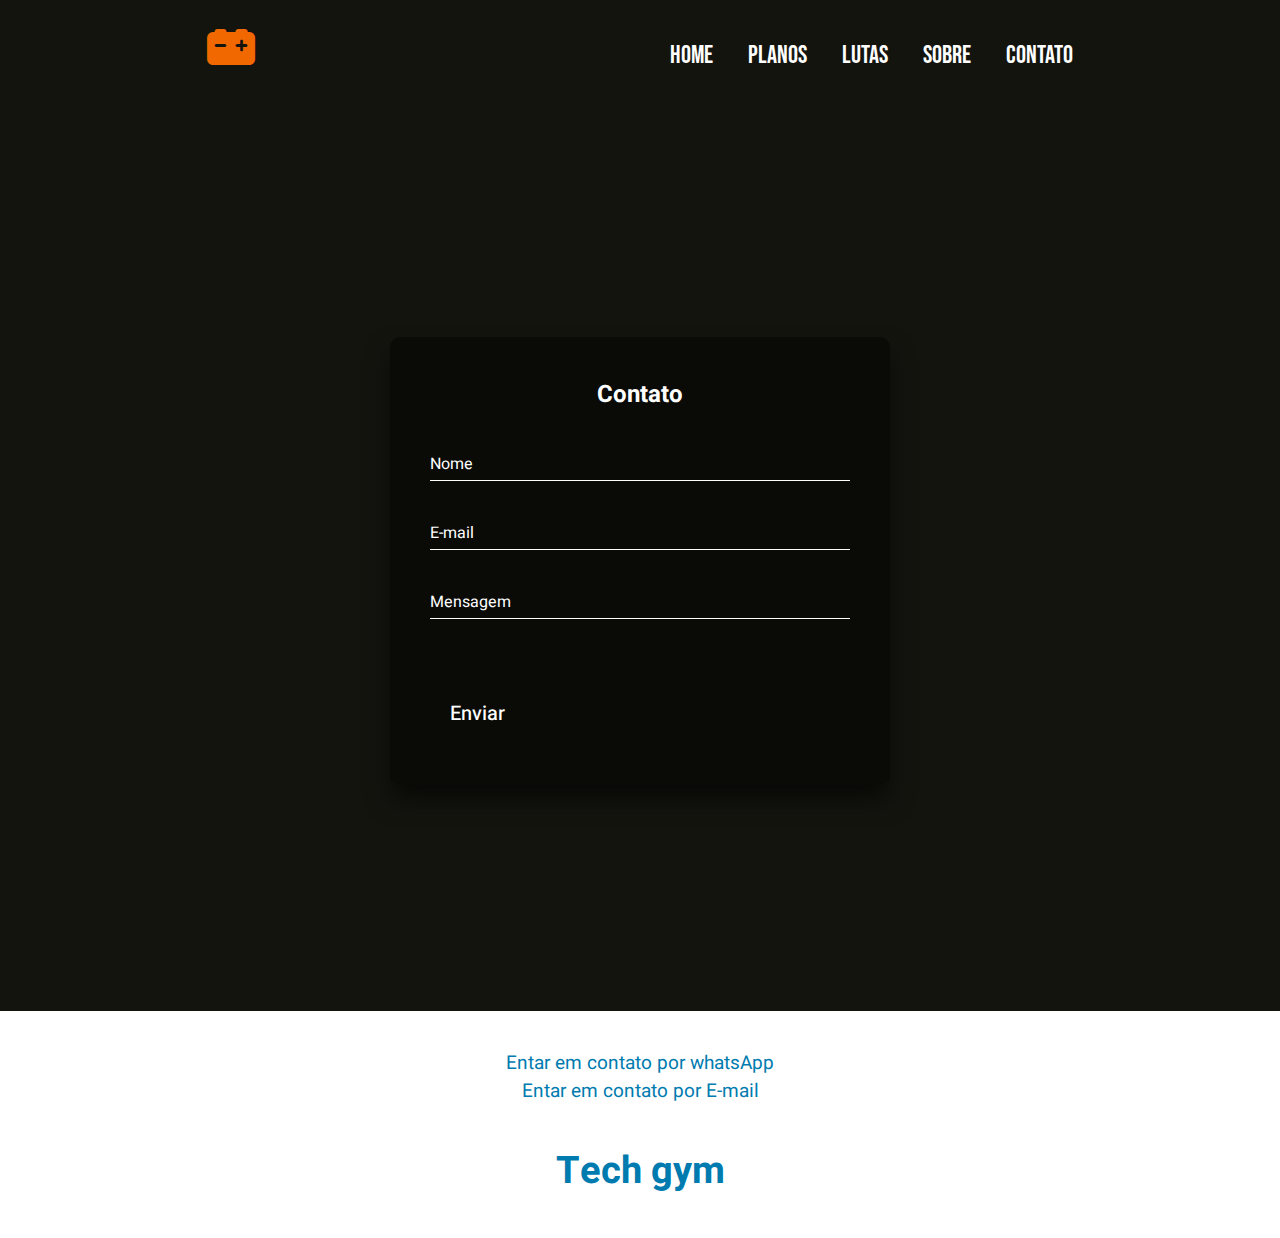
<file: links-principais/contato.html>
<!DOCTYPE html>
<html lang="pt-br">
<head>
        <meta charset="UTF-8">
        <meta http-equiv="X-UA-Compatible" content="IE=edge">
        <meta name="viewport" content="width=device-width, initial-scale=1.0">
        <title>Contato</title>
        <link rel="stylesheet" href="../pluguins/slick-1.8.1/slick-1.8.1/slick/slick.css">
        <link rel="stylesheet" href="https://fonts.googleapis.com/css2?family=Material+Symbols+Outlined:opsz,wght,FILL,GRAD@48,400,0,0" />
        <link rel="stylesheet" href="../style.css">
        <link rel="stylesheet" href="../fontawesome-free-6.2.0-web/fontawesome-free-6.2.0-web/css/all.min.css">
        <style>
            body {
                height: 100%;
                width: 100%;
            }
        </style>
</head>
    <body>
        <header>
            <nav class="nav-desktop">
                <div class="logo-nav">
                    <i class="fa-solid fa-car-battery"></i>
                </div>
                <ul>
                    <li><a href="../index.html">Home</a></li>
                    <li><a href="../index.html#Produtos-home">Planos</a></li>
                    <li><a href="lutas.html">Lutas</a></li>
                    <li><a href="sobre.html">Sobre</a></li>
                    <li id="lidu"><a href="../links-principais/contato.html">Contato</a></li>
                </ul>
            </nav>
            <div class="container-nav-celular">
            <div class="header-nav-celular">
                <div class="logo-nav">
                    <i class="fa-solid fa-car-battery"></i>
                </div>
                <div class="menu-hamburguer">
                    <span class="material-symbols-outlined">
                        menu
                    </span>
                </div><!--logo-cell-->
            </div><!--header-nav-celular-->
            <nav class="nav-celular">
                <ul>
                    <li><a href="../index.html">Home</a></li>
                    <li><a href="../index.html#Produtos-home">Planos</a></li>
                    <li><a href="lutas.html">Lutas</a></li>
                    <li><a href="sobre.html">Sobre</a></li>
                    <li id="lidu"><a href="../links-principais/contato.html">Contato</a></li>
                </ul>
            </nav>
            </div><!--container nav celular-->
        </header>
        <main class="main-contato">
            <div class="login-box">
                <h2>Contato</h2>
                <form action="https://formsubmit.co/pedrohiroshiyoshidda22@gmail.com" method="POST" class="card">
                  <div class="user-box">
                    <input type="text" name="nome" required="">
                    <label class="user-box-l">Nome</label>
                  </div>
                  <div class="user-box">
                    <input type="text" name="email" required="">
                    <label class="user-box-l">E-mail</label>
                  </div>
                  <div class="user-box">
                    <input type="text" name="mensagem" required="">
                    <label class="user-box-l">Mensagem</label>
                  </div>
                  <a href="#">
                    <span></span>
                    <span></span>
                    <span></span>
                    <span></span>
                    <Button type="submit" class="buttom-fotm-contato">Enviar</Button>
                  </a>

                  <input type="hidden" name="_subject" value="Novo envio!">
                  <input type="text" name="_honey" style="display:none">
                  <input type="hidden" name="_captcha" value="false">
                </form>
              </div>
        </main>
        <footer class="footer-planos">
            <div class="footer-planos-d1">
                <a href="https://wa.me/5511980578428" target="_blank">Entar em contato por whatsApp</a> <br>
                <a href="mailto:prdrohiroshiyoshidda22@gmail.com" target="_blank">Entar em contato por E-mail</a>
                <a href="../index.html"><h1>Tech gym</h1></a>
            </div>
        </footer>
    <!--Scripts-->
    <script src="../jquery-3.6.1.min.js"></script>
    <script src="../pluguins/slick-1.8.1/slick-1.8.1/slick/slick.js"></script>
    <script src="slider-fotos.js"></script>
    <script src="../scripts.js"></script>
</body>
</html>
</file>
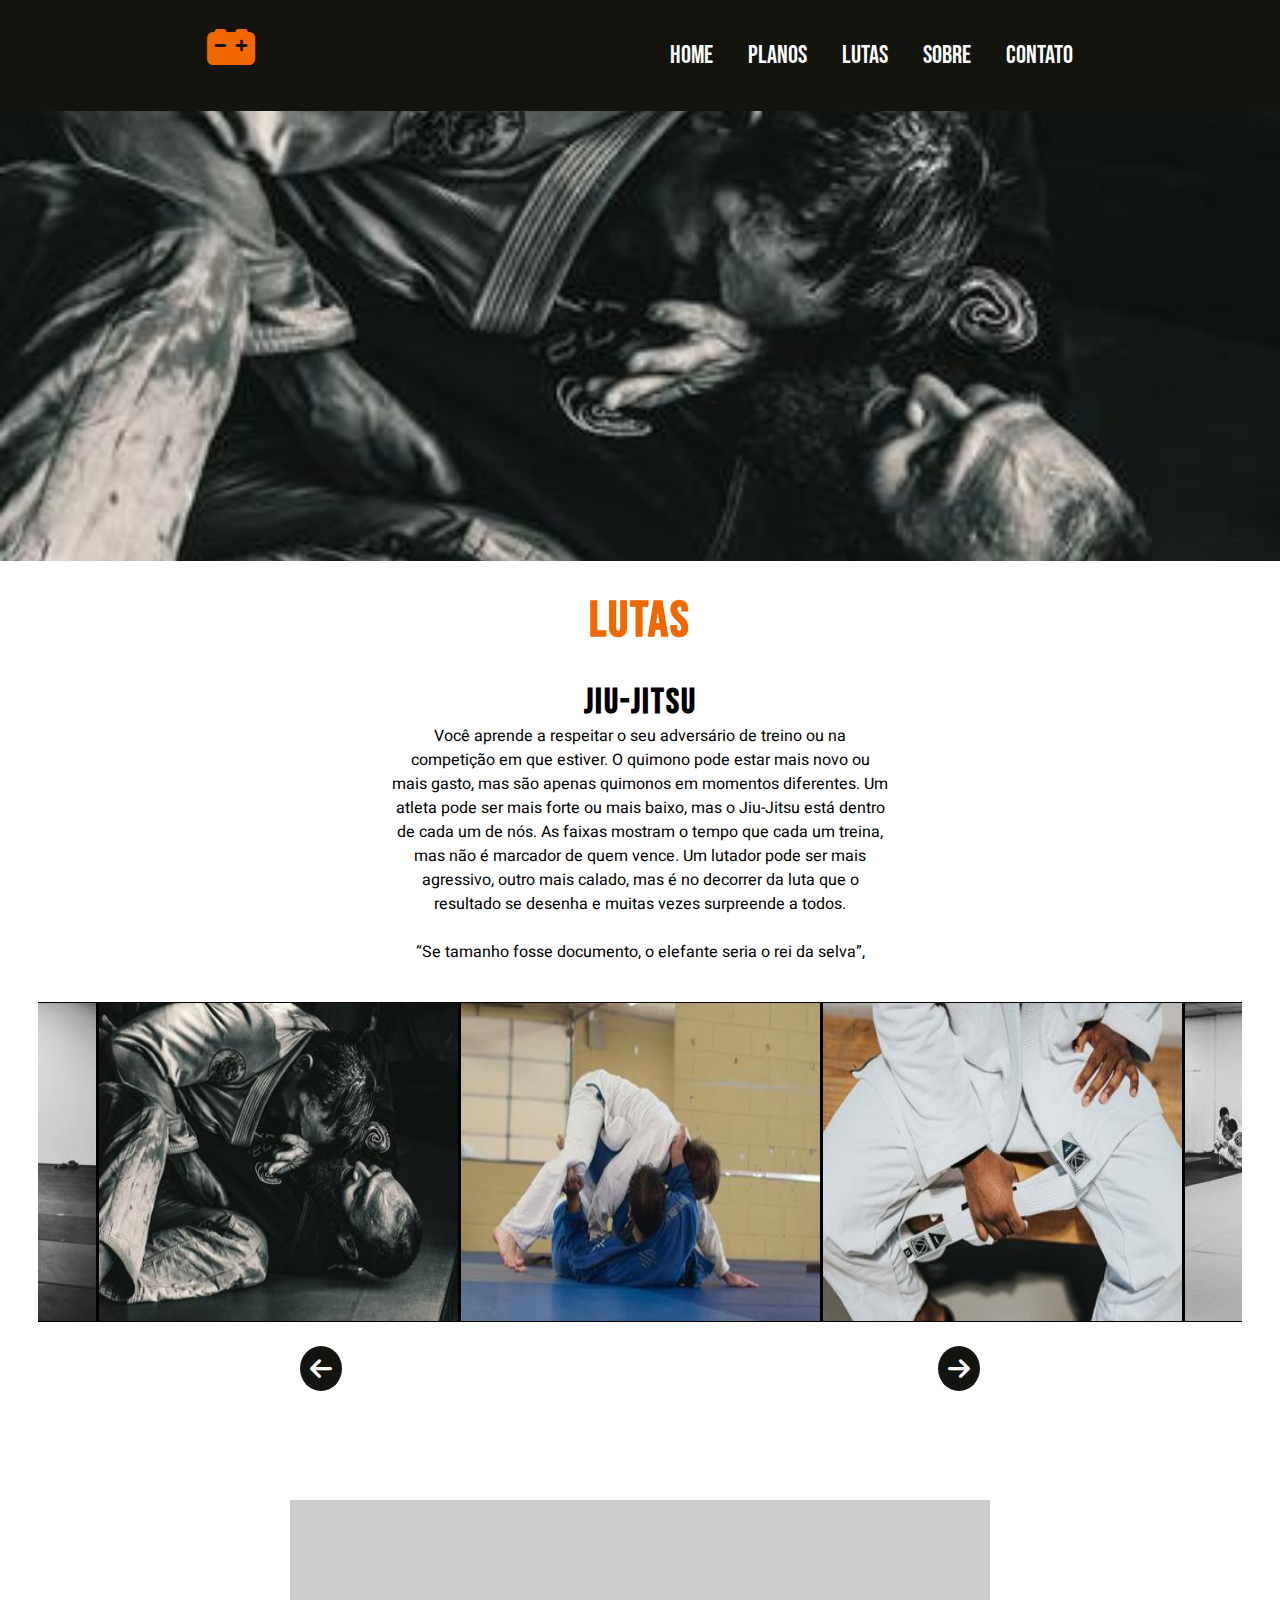
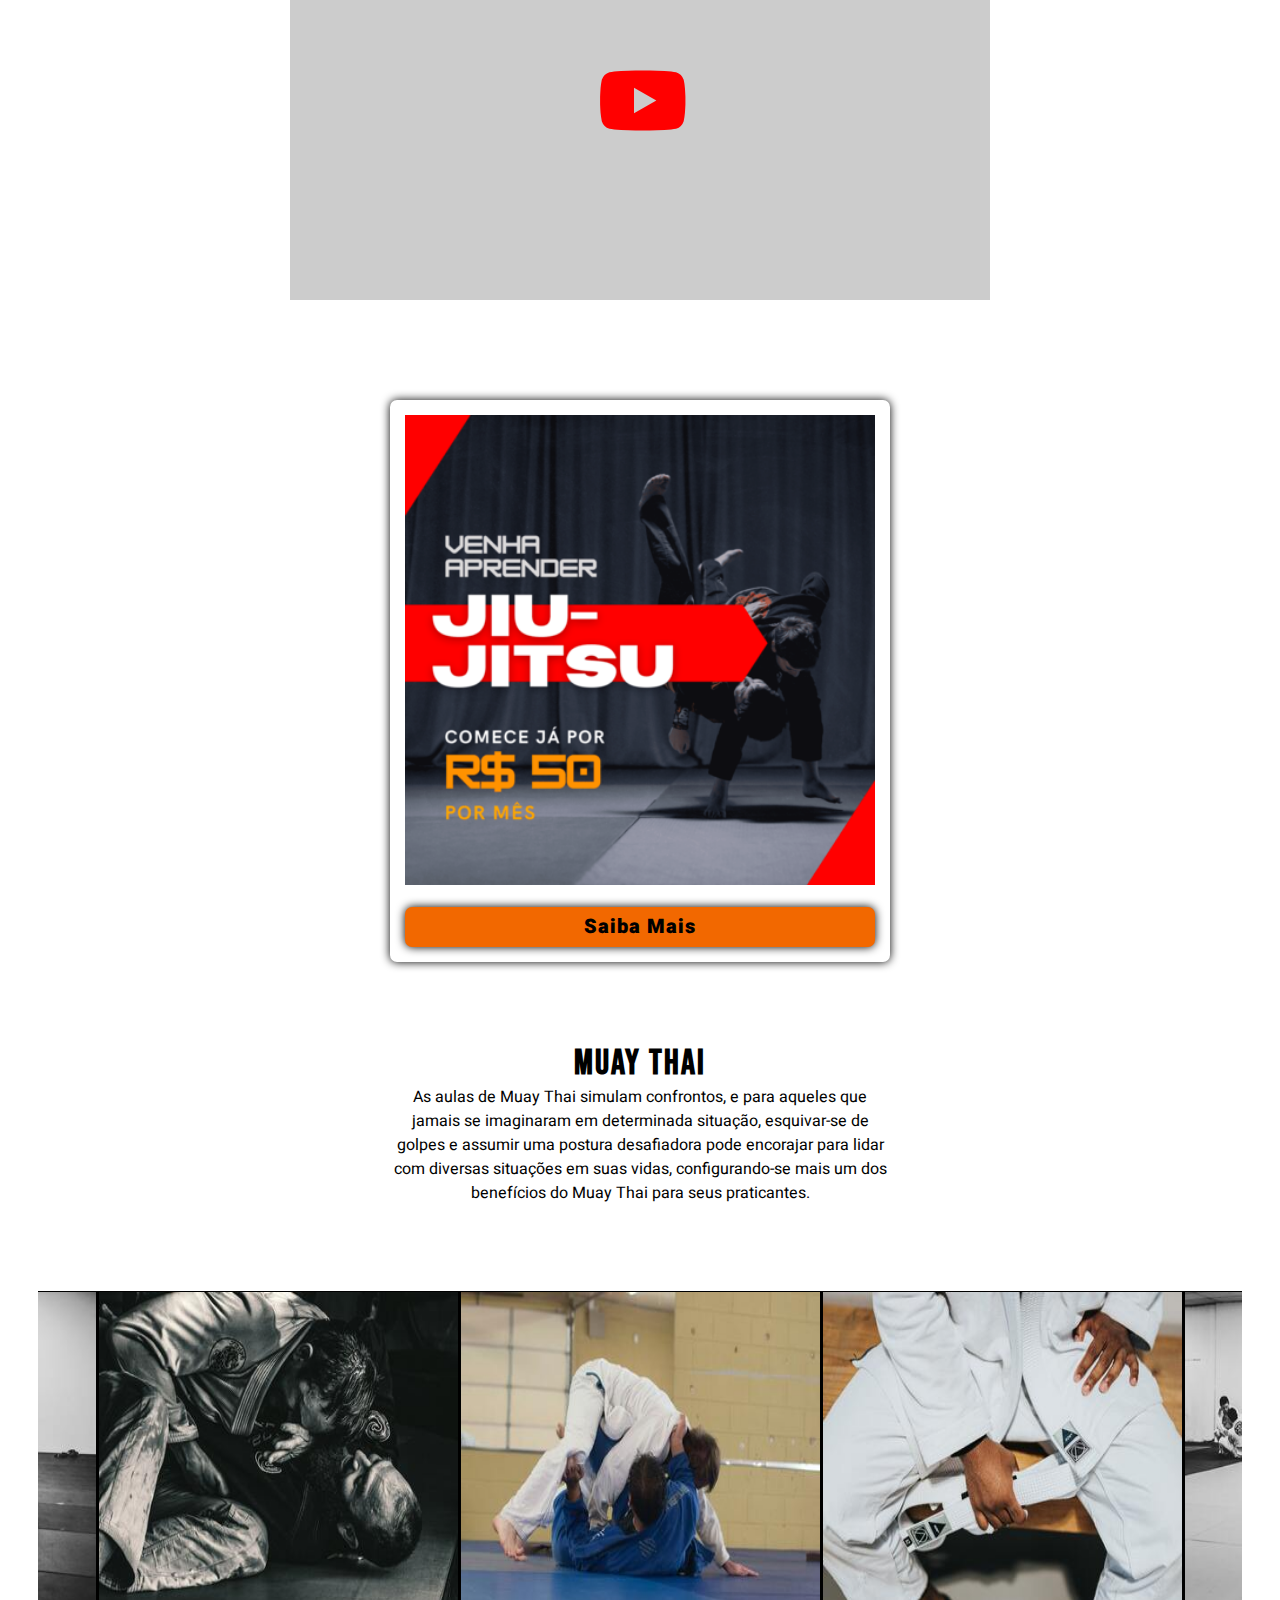
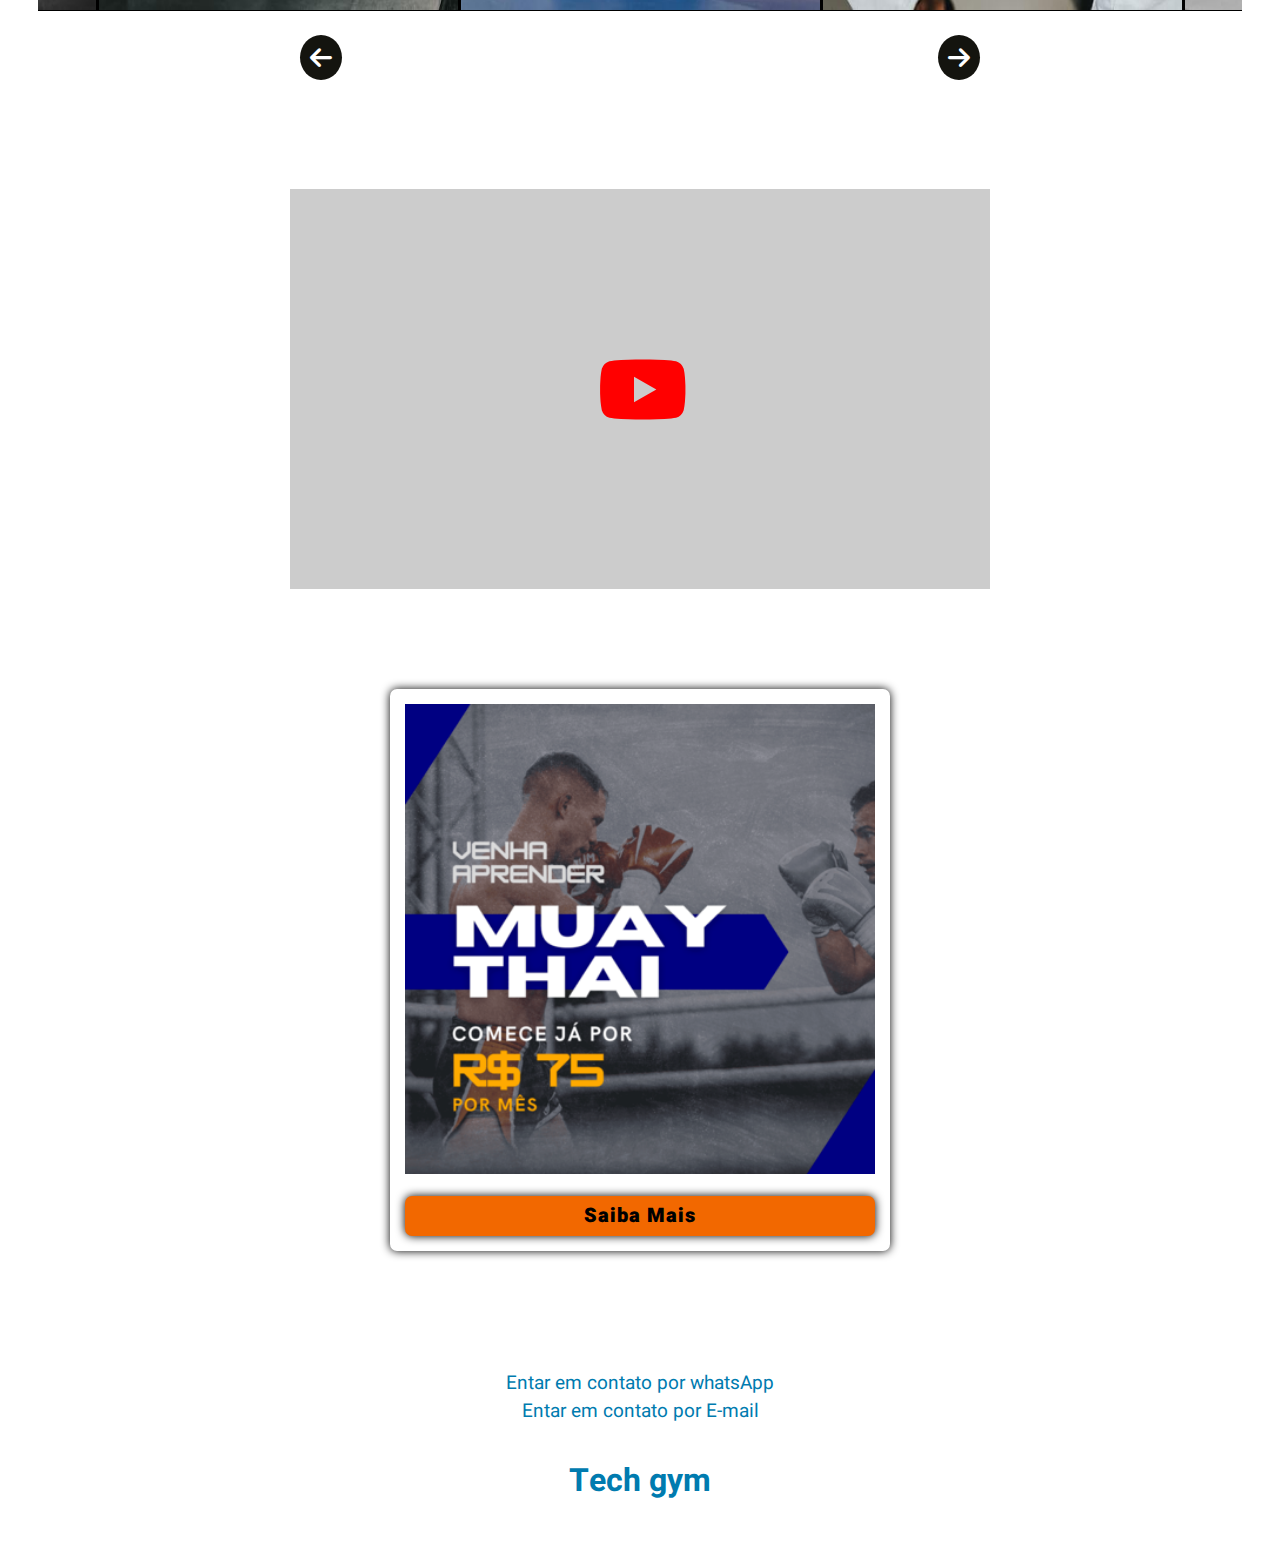
<file: links-principais/lutas.html>
<!DOCTYPE html>
<html lang="pt-br">
<head>
        <meta charset="UTF-8">
        <meta http-equiv="X-UA-Compatible" content="IE=edge">
        <meta name="viewport" content="width=device-width, initial-scale=1.0">
        <title>Lutas</title>
        <link rel="stylesheet" href="../pluguins/slick-1.8.1/slick-1.8.1/slick/slick.css">
        <link rel="stylesheet" href="https://fonts.googleapis.com/css2?family=Material+Symbols+Outlined:opsz,wght,FILL,GRAD@48,400,0,0" />
        <link rel="stylesheet" href="../style.css">
        <link rel="stylesheet" href="../fontawesome-free-6.2.0-web/fontawesome-free-6.2.0-web/css/all.min.css">
</head>
<body>
    <header>
        <nav class="nav-desktop">
            <div class="logo-nav">
                <i class="fa-solid fa-car-battery"></i>
            </div>
            <ul>
                <li><a href="../index.html">Home</a></li>
                <li><a href="../index.html#Produtos-home">Planos</a></li>
                <li><a href="lutas.html">Lutas</a></li>
                <li><a href="sobre.html">Sobre</a></li>
                <li id="lidu"><a href="#">Contato</a></li>
            </ul>
        </nav>
        <div class="container-nav-celular">
        <div class="header-nav-celular">
            <div class="logo-nav">
                <i class="fa-solid fa-car-battery"></i>
            </div>
            <div class="menu-hamburguer">
                <span class="material-symbols-outlined">
                    menu
                </span>
            </div><!--logo-cell-->
        </div><!--header-nav-celular-->
        <nav class="nav-celular">
            <ul>
                <li><a href="../index.html">Home</a></li>
                <li><a href="../index.html#Produtos-home">Planos</a></li>
                <li><a href="lutas.html">Lutas</a></li>
                <li><a href="sobre.html">Sobre</a></li>
                <li><a href="contato.html">Contato</a></li>
            </ul>
        </nav>
        </div><!--container nav celular-->
    </header>
    <main class="main-lutas">
        <div class="imagem-banner">
            
        </div>
        <section class="conteudo-luta">
            <div class="titulos-lutas">
                <h1>Lutas</h1>
            </div>
        </section>
        <section class="text-luta-container">
            <div class="titulos-lutas">
                <h2>jiu-jitsu</h2>
            </div>
            <div class="texto-luta">
                Você aprende a respeitar o seu adversário de treino ou na competição em que estiver. O quimono pode estar mais novo ou mais gasto, mas são apenas quimonos em momentos diferentes. Um atleta pode ser mais forte ou mais baixo, mas o Jiu-Jitsu está dentro de cada um de nós. As faixas mostram o tempo que cada um treina, mas não é marcador de quem vence. Um lutador pode ser mais agressivo, outro mais calado, mas é no decorrer da luta que o resultado se desenha e muitas vezes surpreende a todos. <br> <br>
                “Se tamanho fosse documento, o elefante seria o rei da selva”,
            </div>
        </section>
        <section class="slider-luta">
            <div class="your-class1">
                <div class="divs-fotos-lutas"><img src="../imagens/lutas/slides/jiu-jitsu/joshua-jamias-qmdqe3Cs5Og-unsplash.jpg" alt=""></div>
                <div class="divs-fotos-lutas"><img src="../imagens/lutas/slides/jiu-jitsu/nathan-dumlao-_p1Nli6XzJk-unsplash.jpg" alt=""></div>
                <div class="divs-fotos-lutas"><img src="../imagens/lutas/slides/jiu-jitsu/nolan-kent-x_V62hOwnDk-unsplash.jpg" alt=""></div>
                <div class="divs-fotos-lutas"><img src="../imagens/lutas/slides/jiu-jitsu/timothy-eberly-7MRajrPiTqw-unsplash.jpg" alt=""></div>
              </div>
              <div class="slide-navegacao-lutas">
                <div id="prev-l-l">
                <i class="fa-solid fa-arrow-left"></i>
                </div>
                <div id="prev-l-h">
                <i class="fa-solid fa-arrow-right"></i>
                </div>
              </div>
        </section>
        <section class="video-luta">
            <div class="video-luta-single">
                <i class="fa-brands fa-youtube logo-youtube-test"></i>
            </div><!--video-luta-single-->
        </section><!--video-luta-->
        <div class="card-single-product">
            <div class="card-single-product-img">
                <img src="../imagens/index/cards-produtos/jiu-jitsu.png" alt="">
            </div>
            <div class="card-single-product-textb">
                <div class="card-single-product-textb">
                    <a href="../links_planos/jiu-jitsu.html"><input type="button" value="Saiba Mais"></a>
                </div>
            </div>
        </div><!--card-single-product-->
        <section class="text-luta-container">
            <div class="titulos-lutas">
                <h2>muay thai</h2>
            </div>
            <div class="texto-luta">
                <p>As aulas de Muay Thai simulam confrontos, e para aqueles que jamais se imaginaram em determinada situação, esquivar-se de golpes e assumir uma postura desafiadora pode encorajar para lidar com diversas situações em suas vidas, configurando-se mais um dos benefícios do Muay Thai para seus praticantes.
                </p>
                <br>
                <br>
            </div>
        </section>
        <section class="slider-luta">
            <div class="your-class2">
                <div class="divs-fotos-lutas"><img src="../imagens/lutas/slides/jiu-jitsu/joshua-jamias-qmdqe3Cs5Og-unsplash.jpg" alt=""></div>
                <div class="divs-fotos-lutas"><img src="../imagens/lutas/slides/jiu-jitsu/nathan-dumlao-_p1Nli6XzJk-unsplash.jpg" alt=""></div>
                <div class="divs-fotos-lutas"><img src="../imagens/lutas/slides/jiu-jitsu/nolan-kent-x_V62hOwnDk-unsplash.jpg" alt=""></div>
                <div class="divs-fotos-lutas"><img src="../imagens/lutas/slides/jiu-jitsu/timothy-eberly-7MRajrPiTqw-unsplash.jpg" alt=""></div>
              </div>
              <div class="slide-navegacao-lutas">
                <div id="prev-l-l2">
                <i class="fa-solid fa-arrow-left"></i>
                </div>
                <div id="prev-l-h2">
                <i class="fa-solid fa-arrow-right"></i>
                </div>
              </div>
        </section>
        <section class="video-luta">
            <div class="video-luta-single">
                <i class="fa-brands fa-youtube logo-youtube-test"></i>
            </div><!--video-luta-single-->
        </section><!--video-luta-->
        <div class="card-single-product">
            <div class="card-single-product-img">
                <img src="../imagens/index/cards-produtos/muay-thai.png" alt="">
            </div>
            <div class="card-single-product-textb">
                <a href="../links_planos/muai-thay.html"><input type="button" value="Saiba Mais"></a>
            </div>
        </div><!--card-single-product-->
        
    </main>
    <footer class="footer-planos">
        <div class="footer-planos-d1">
            <a href="https://wa.me/55511980578428" target="_blank">Entar em contato por whatsApp</a> <br>
            <a href="mailto:pedrohiroshiyoshidda22@gmail.com" target="_blank">Entar em contato por E-mail</a>
            <h1>Tech gym</h1>
        </div>
    </footer>
        <script src="../jquery-3.6.1.min.js"></script>
        <script src="../pluguins/slick-1.8.1/slick-1.8.1/slick/slick.js"></script>
        <script src="slider-fotos.js"></script>
        <script src="../scripts.js"></script>
</body>
</html>
</file>
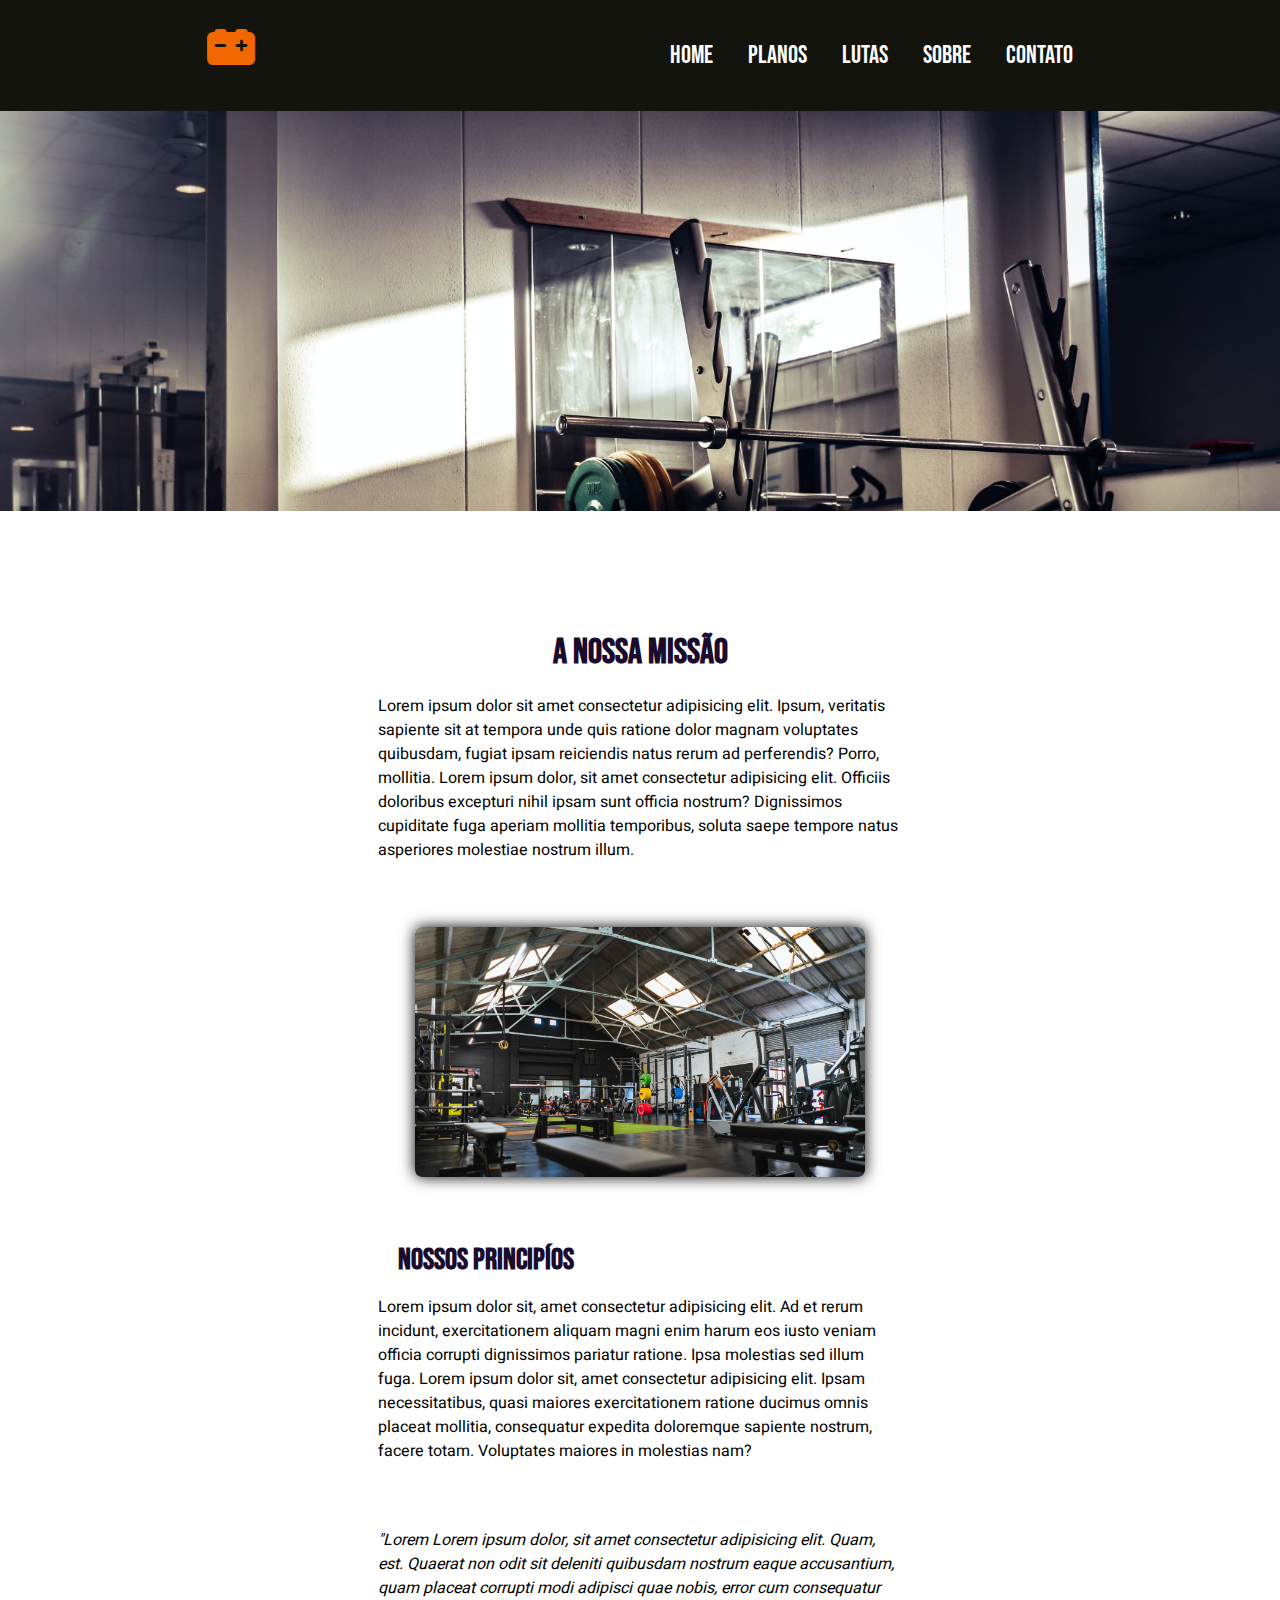
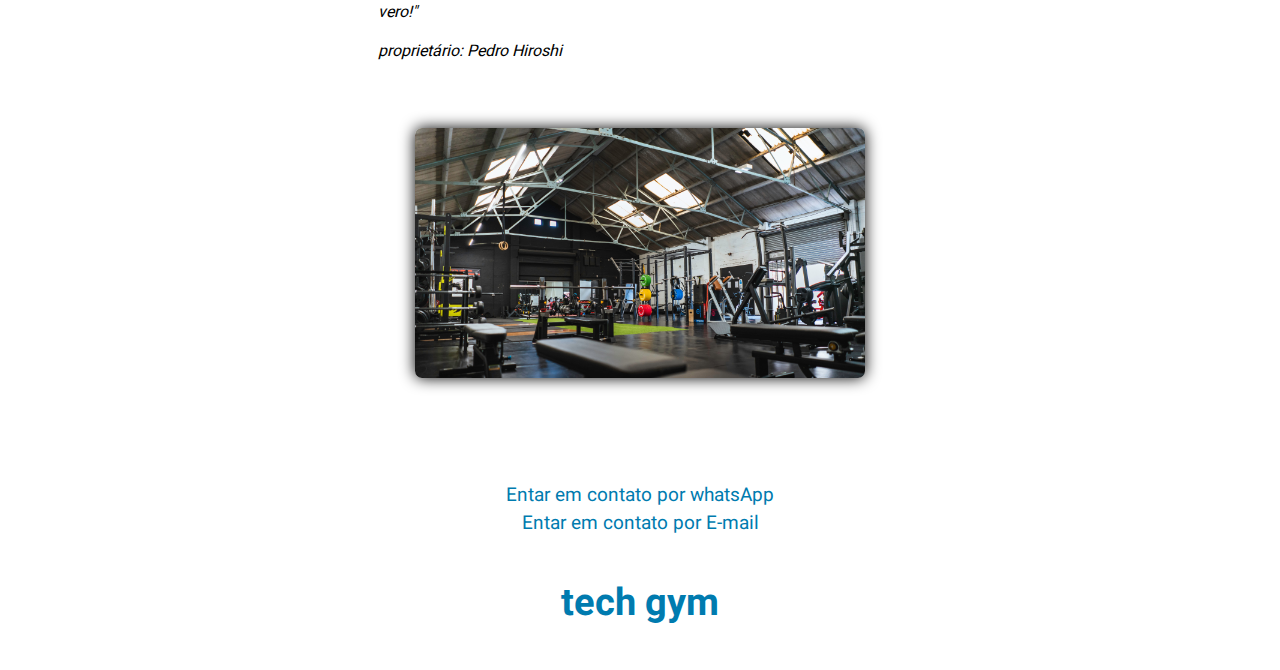
<file: links-principais/sobre.html>
<!DOCTYPE html>
<html lang="pt-br">
<head>
        <meta charset="UTF-8">
        <meta http-equiv="X-UA-Compatible" content="IE=edge">
        <meta name="viewport" content="width=device-width, initial-scale=1.0">
        <title>Sobre</title>
        <link rel="stylesheet" href="../pluguins/slick-1.8.1/slick-1.8.1/slick/slick.css">
        <link rel="stylesheet" href="https://fonts.googleapis.com/css2?family=Material+Symbols+Outlined:opsz,wght,FILL,GRAD@48,400,0,0" />
        <link rel="stylesheet" href="../style.css">
        <link rel="stylesheet" href="../fontawesome-free-6.2.0-web/fontawesome-free-6.2.0-web/css/all.min.css">
</head>
<body>
    <header>
    <nav class="nav-desktop">
        <div class="logo-nav">
            <i class="fa-solid fa-car-battery"></i>
        </div>
        <ul>
            <li><a href="../index.html">Home</a></li>
            <li><a href="../index.html#Produtos-home">Planos</a></li>
            <li><a href="lutas.html">Lutas</a></li>
            <li><a href="sobre.html">Sobre</a></li>
            <li id="lidu"><a href="../links-principais/contato.html">Contato</a></li>
        </ul>
    </nav>
    <div class="container-nav-celular">
    <div class="header-nav-celular">
        <div class="logo-nav">
            <i class="fa-solid fa-car-battery"></i>
        </div>
        <div class="menu-hamburguer">
            <span class="material-symbols-outlined">
                menu
            </span>
        </div><!--logo-cell-->
    </div><!--header-nav-celular-->
    <nav class="nav-celular">
        <ul>
            <li><a href="../index.html">Home</a></li>
            <li><a href="../index.html#Produtos-home">Planos</a></li>
            <li><a href="lutas.html">Lutas</a></li>
            <li><a href="sobre.html">Sobre</a></li>
            <li id="lidu"><a href="../links-principais/contato.html">Contato</a></li>
        </ul>
    </nav>
    </div><!--container nav celular-->
</header>
    <main class="main-sobre">
        <section class="imagem-topo-sobre">
        </section><!--imagem-topo-sobre-->
        <section class="textos-sobre">
            <h1>A nossa missão</h1>
            <p>Lorem ipsum dolor sit amet consectetur adipisicing elit. Ipsum, veritatis sapiente sit at tempora unde quis ratione dolor magnam voluptates quibusdam, fugiat ipsam reiciendis natus rerum ad perferendis? Porro, mollitia. Lorem ipsum dolor, sit amet consectetur adipisicing elit. Officiis doloribus excepturi nihil ipsam sunt officia nostrum? Dignissimos cupiditate fuga aperiam mollitia temporibus, soluta saepe tempore natus asperiores molestiae nostrum illum.</p>
            <div class="imagem-sobre">
                <div class="imagem-sobre-single">

                </div>
            </div>
            <h2>Nossos Principíos</h2>
            <p>Lorem ipsum dolor sit, amet consectetur adipisicing elit. Ad et rerum incidunt, exercitationem aliquam magni enim harum eos iusto veniam officia corrupti dignissimos pariatur ratione. Ipsa molestias sed illum fuga. Lorem ipsum dolor sit, amet consectetur adipisicing elit. Ipsam necessitatibus, quasi maiores exercitationem ratione ducimus omnis placeat mollitia, consequatur expedita doloremque sapiente nostrum, facere totam. Voluptates maiores in molestias nam?</p>
            <div class="comentario-main">
                <p>"Lorem Lorem ipsum dolor, sit amet consectetur adipisicing elit. Quam, est. Quaerat non odit sit deleniti quibusdam nostrum eaque accusantium, quam placeat corrupti modi adipisci quae nobis, error cum consequatur vero!"</p>
                <p class="comentario-main-name">proprietário: Pedro Hiroshi</p>
            </div>
            <div class="imagem-sobre">
                <div class="imagem-sobre-single">

                </div>
            </div>
        </section>
    </main><!--mais-sobre-->
    <footer class="footer-planos">
        <div class="footer-planos-d1">
            <a href="https://wa.me/5511980578428" target="_blank">Entar em contato por whatsApp</a> <br>
            <a href="mailto:pedrohiroshiyoshidda22@gmail.com" target="_blank">Entar em contato por E-mail</a>
            <a href="../index.html"><h1>tech gym</h1></a>
        </div>
    </footer>
        <!--Scripts-->
        <script src="../jquery-3.6.1.min.js"></script>
        <script src="../pluguins/slick-1.8.1/slick-1.8.1/slick/slick.js"></script>
        <script src="slider-fotos.js"></script>
        <script src="../scripts.js"></script>
</body>
</html>
</file>
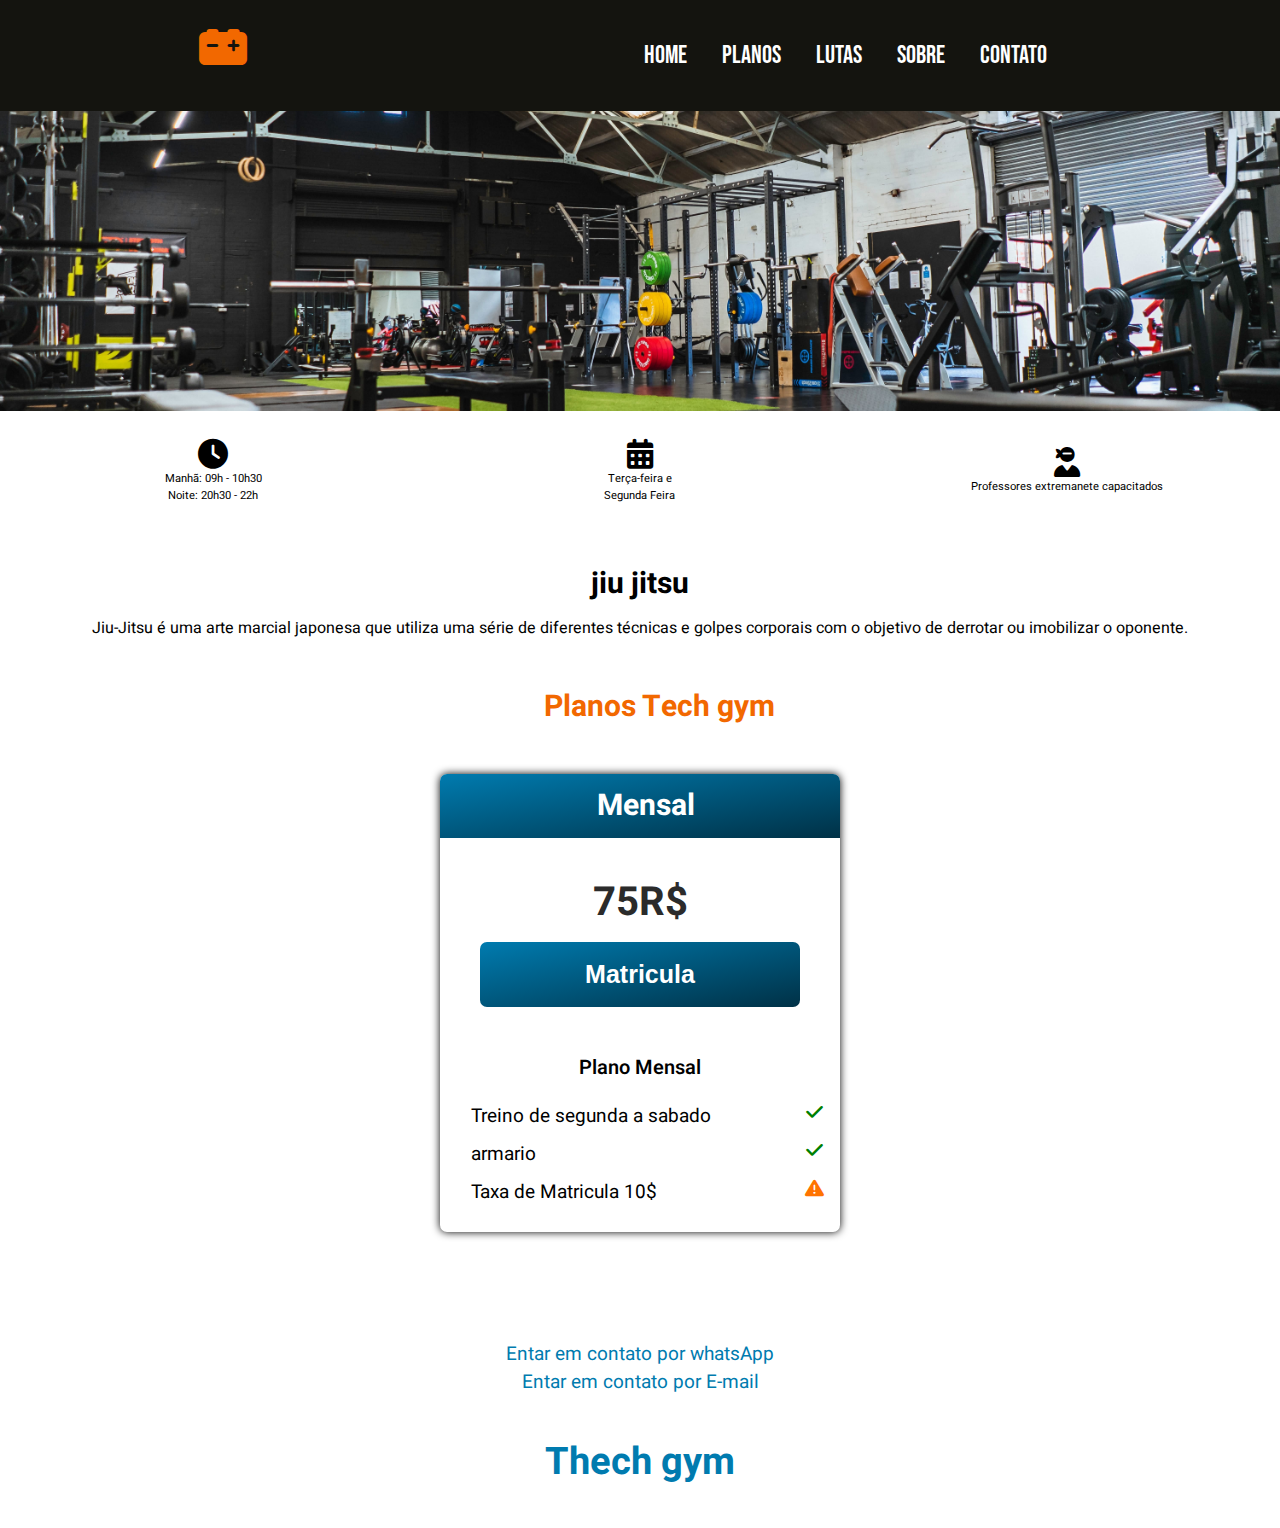
<file: links_planos/jiu-jitsu.html>
<!DOCTYPE html>
<html lang="pt-br">
<head>
    <meta charset="UTF-8">
    <meta http-equiv="X-UA-Compatible" content="IE=edge">
    <meta name="viewport" content="width=device-width, initial-scale=1.0">
    <title>Jiu-jitsu</title>
    <link rel="stylesheet" href="../style.css">
    <script src="../jquery-3.6.1.min.js"></script>
    <script src="../scripts.js"></script>
    <link rel="stylesheet" href="https://fonts.googleapis.com/css2?family=Material+Symbols+Outlined:opsz,wght,FILL,GRAD@48,400,0,0" />
    <link rel="stylesheet" href="../fontawesome-free-6.2.0-web/fontawesome-free-6.2.0-web/css/all.min.css">
</head>
<body>
    <header>
        <nav class="nav-desktop">
            <div class="logo-nav">
                <i class="fa-solid fa-car-battery"></i>
            </div>
            <ul>
                <li><a href="../index.html">Home</a></li>
                <li><a href="../index.html#Produtos-home">Planos</a></li>
                <li><a href="../links-principais/lutas.html">Lutas</a></li>
                <li><a href="../links-principais/sobre.html">Sobre</a></li>
                <li><a href="../links-principais/contato.html">Contato</a></li>
            </ul>
        </nav>
        <div class="container-nav-celular">
        <div class="header-nav-celular">
            <div class="logo-nav">
                <i class="fa-solid fa-car-battery"></i>
            </div>
            <div class="menu-hamburguer">
                <span class="material-symbols-outlined">
                    menu
                </span>
            </div><!--logo-cell-->
        </div><!--header-nav-celular-->
        <nav class="nav-celular">
            <ul>
                <li><a href="../index.html">Home</a></li>
                <li><a href="../index.html#Produtos-home">Planos</a></li>
                <li><a href="../links-principais/lutas.html">Lutas</a></li>
                <li><a href="../links-principais/sobre.html">Sobre</a></li>
                <li><a href="../links-principais/contato.html">Contato</a></li>
            </ul>
        </nav>
        </div><!--container nav celular-->
    </header>
    <section class="banner-plano" id="banner-plano-musculacao">
        <div>
        </div>
    </section>
    <section class="produto-musculacao">
        <div class="musculacao-beneficios">
            <div class="musculacao-beneficios-single">
                <span><i class="fa-solid fa-clock"></i></span>
                <p>Manhã: 09h - 10h30 <br>
                Noite: 20h30 - 22h</p></div><!--musculacao-beneficios-single-->
            <div class="musculacao-beneficios-single">
                <span><i class="fa-solid fa-calendar-days"></i></span>
                <p>Terça-feira e<br> Segunda Feira</p></div>
            <div class="musculacao-beneficios-single">
                <span><i class="fa-solid fa-user-ninja"></i></span>
                <p>Professores extremanete capacitados</p></div><!--musculacao-beneficios-single-->
        </div><!--musculacao-beneficios-->
        <div class="musculacao-text">
            <h1>jiu jitsu</h1>
            <p>Jiu-Jitsu é uma arte marcial japonesa que utiliza uma série de diferentes técnicas e golpes corporais com o objetivo de derrotar ou imobilizar o oponente.</p>
        </div>
        <section class="card-planos">
            <h1>Planos Tech gym</h1>
            <div class="card-planos-container">
                <div class="card-planos-single">
                    <div class="card-planos-single-1">
                        <h1>Mensal</h1>
                    </div><!--card-planos-single-1-->
                    <div class="card-planos-single-2">
                        <div class="card-planos-single-2-1">
                            <h2>75R$</h2>
                            <a href="#"><button>Matricula</button></a>
                        </div>
                        <div class="card-planos-single-2-2">
                            <p>Plano Mensal</p>
                            <ul>
                                <li>Treino de segunda a sabado <i class="fa-solid fa-check"></i></li>
                                <li>armario <i class="fa-solid fa-check"></i></li>
                                <li>Taxa de Matricula 10$<i class="fa-solid fa-triangle-exclamation" style="color: rgb(255, 115, 0);"></i></li>
                            </ul>
                        </div>
                    </div><!--card-planos-single-1-->
                </div><!--card-planos-single-->
            </div><!--card-planos-container-->
        </section>
    </section>
    <footer class="footer-planos">
        <div class="footer-planos-d1">
            <a href="https://wa.me/5511980578428" target="_blank">Entar em contato por whatsApp</a> <br>
            <a href="mailto:prdrohiroshiyoshidda22@gmail.com" target="_blank">Entar em contato por E-mail</a>
            <a href="../index.html"><h1>Thech gym</h1></a>
        </div>
    </footer>
</body>
</html>
</file>
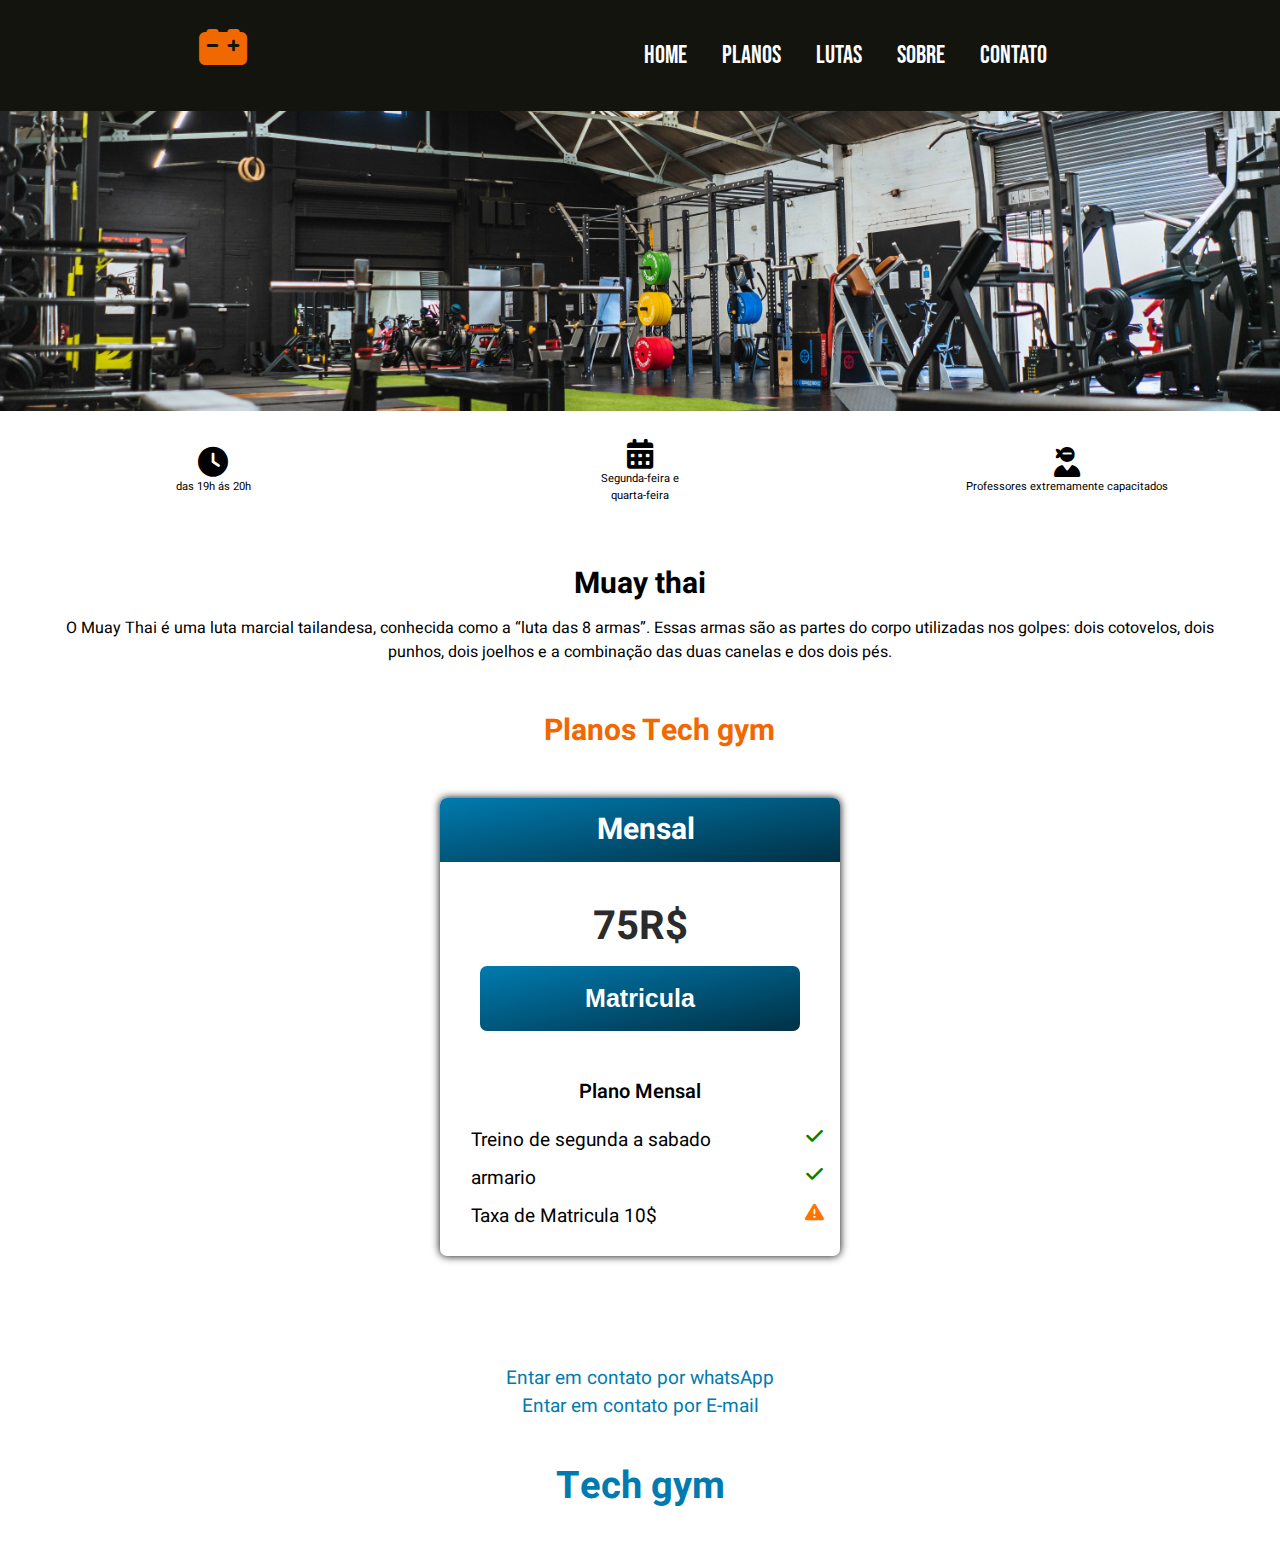
<file: links_planos/muai-thay.html>
<!DOCTYPE html>
<html lang="pt-br">
<head>
    <meta charset="UTF-8">
    <meta http-equiv="X-UA-Compatible" content="IE=edge">
    <meta name="viewport" content="width=device-width, initial-scale=1.0">
    <title>Muai thay</title>
    <link rel="stylesheet" href="../style.css">
    <script src="../jquery-3.6.1.min.js"></script>
    <script src="../scripts.js"></script>
    <link rel="stylesheet" href="https://fonts.googleapis.com/css2?family=Material+Symbols+Outlined:opsz,wght,FILL,GRAD@48,400,0,0" />
    <link rel="stylesheet" href="../fontawesome-free-6.2.0-web/fontawesome-free-6.2.0-web/css/all.min.css">
</head>
<body>
    <header>
        <nav class="nav-desktop">
            <div class="logo-nav">
                <i class="fa-solid fa-car-battery"></i>
            </div>
            <ul>
                <li><a href="../index.html">Home</a></li>
                <li><a href="../index.html#Produtos-home">Planos</a></li>
                <li><a href="../lutas.html">Lutas</a></li>
                <li><a href="../links-principais/sobre.html">Sobre</a></li>
                <li><a href="../links-principais/contato.html">Contato</a></li>
            </ul>
        </nav>
        <div class="container-nav-celular">
        <div class="header-nav-celular">
            <div class="logo-nav">
                <i class="fa-solid fa-car-battery"></i>
            </div>
            <div class="menu-hamburguer">
                <span class="material-symbols-outlined">
                    menu
                </span>
            </div><!--logo-cell-->
        </div><!--header-nav-celular-->
        <nav class="nav-celular">
            <ul>
                <li><a href="../index.html">Home</a></li>
                <li><a href="../index.html#Produtos-home">Planos</a></li>
                <li><a href="../lutas.html">Lutas</a></li>
                <li><a href="../links-principais/sobre.html">Sobre</a></li>
                <li><a href="../links-principais/contato.html">Contato</a></li>
            </ul>
        </nav>
        </div><!--container nav celular-->
    </header>
    <section class="banner-plano" id="banner-plano-musculacao">
        <div>
        </div>
    </section>
    <section class="produto-musculacao">
        <div class="musculacao-beneficios">
            <div class="musculacao-beneficios-single">
                <span><i class="fa-solid fa-clock"></i></span>
                <p>das 19h ás 20h</p></div><!--musculacao-beneficios-single-->
            <div class="musculacao-beneficios-single">
                <span><i class="fa-solid fa-calendar-days"></i></span>
                <p>Segunda-feira e<br> quarta-feira</p></div>
            <div class="musculacao-beneficios-single">
                <span><i class="fa-solid fa-user-ninja"></i></span>
                <p>Professores extremamente capacitados</div><!--musculacao-beneficios-single-->
        </div><!--musculacao-beneficios-->
        <div class="musculacao-text">
            <h1>Muay thai</h1>
            <p>O Muay Thai é uma luta marcial tailandesa, conhecida como a “luta das 8 armas”. Essas armas são as partes do corpo utilizadas nos golpes: dois cotovelos, dois punhos, dois joelhos e a combinação das duas canelas e dos dois pés.</p>
        </div>
        <section class="card-planos">
            <h1>Planos Tech gym</h1>
            <div class="card-planos-container">
                <div class="card-planos-single">
                    <div class="card-planos-single-1">
                        <h1>Mensal</h1>
                    </div><!--card-planos-single-1-->
                    <div class="card-planos-single-2">
                        <div class="card-planos-single-2-1">
                            <h2>75R$</h2>
                            <a href="#"><button>Matricula</button></a>
                        </div>
                        <div class="card-planos-single-2-2">
                            <p>Plano Mensal</p>
                            <ul>
                                <li>Treino de segunda a sabado <i class="fa-solid fa-check"></i></li>
                                <li>armario <i class="fa-solid fa-check"></i></li>
                                <li>Taxa de Matricula 10$<i class="fa-solid fa-triangle-exclamation" style="color: rgb(255, 115, 0);"></i></li>
                            </ul>
                        </div>
                    </div><!--card-planos-single-1-->
                </div><!--card-planos-single-->
            </div><!--card-planos-container-->
        </section>
    </section>
    <footer class="footer-planos">
        <div class="footer-planos-d1">
            <a href="https://wa.me/5511980578428" target="_blank">Entar em contato por whatsApp</a> <br>
            <a href="mailto:prdrohiroshiyoshidda22@gmail.com" target="_blank">Entar em contato por E-mail</a>
            <a href="../index.html"><h1>Tech gym</h1></a>
        </div>
    </footer>
</body>
</html>
</file>
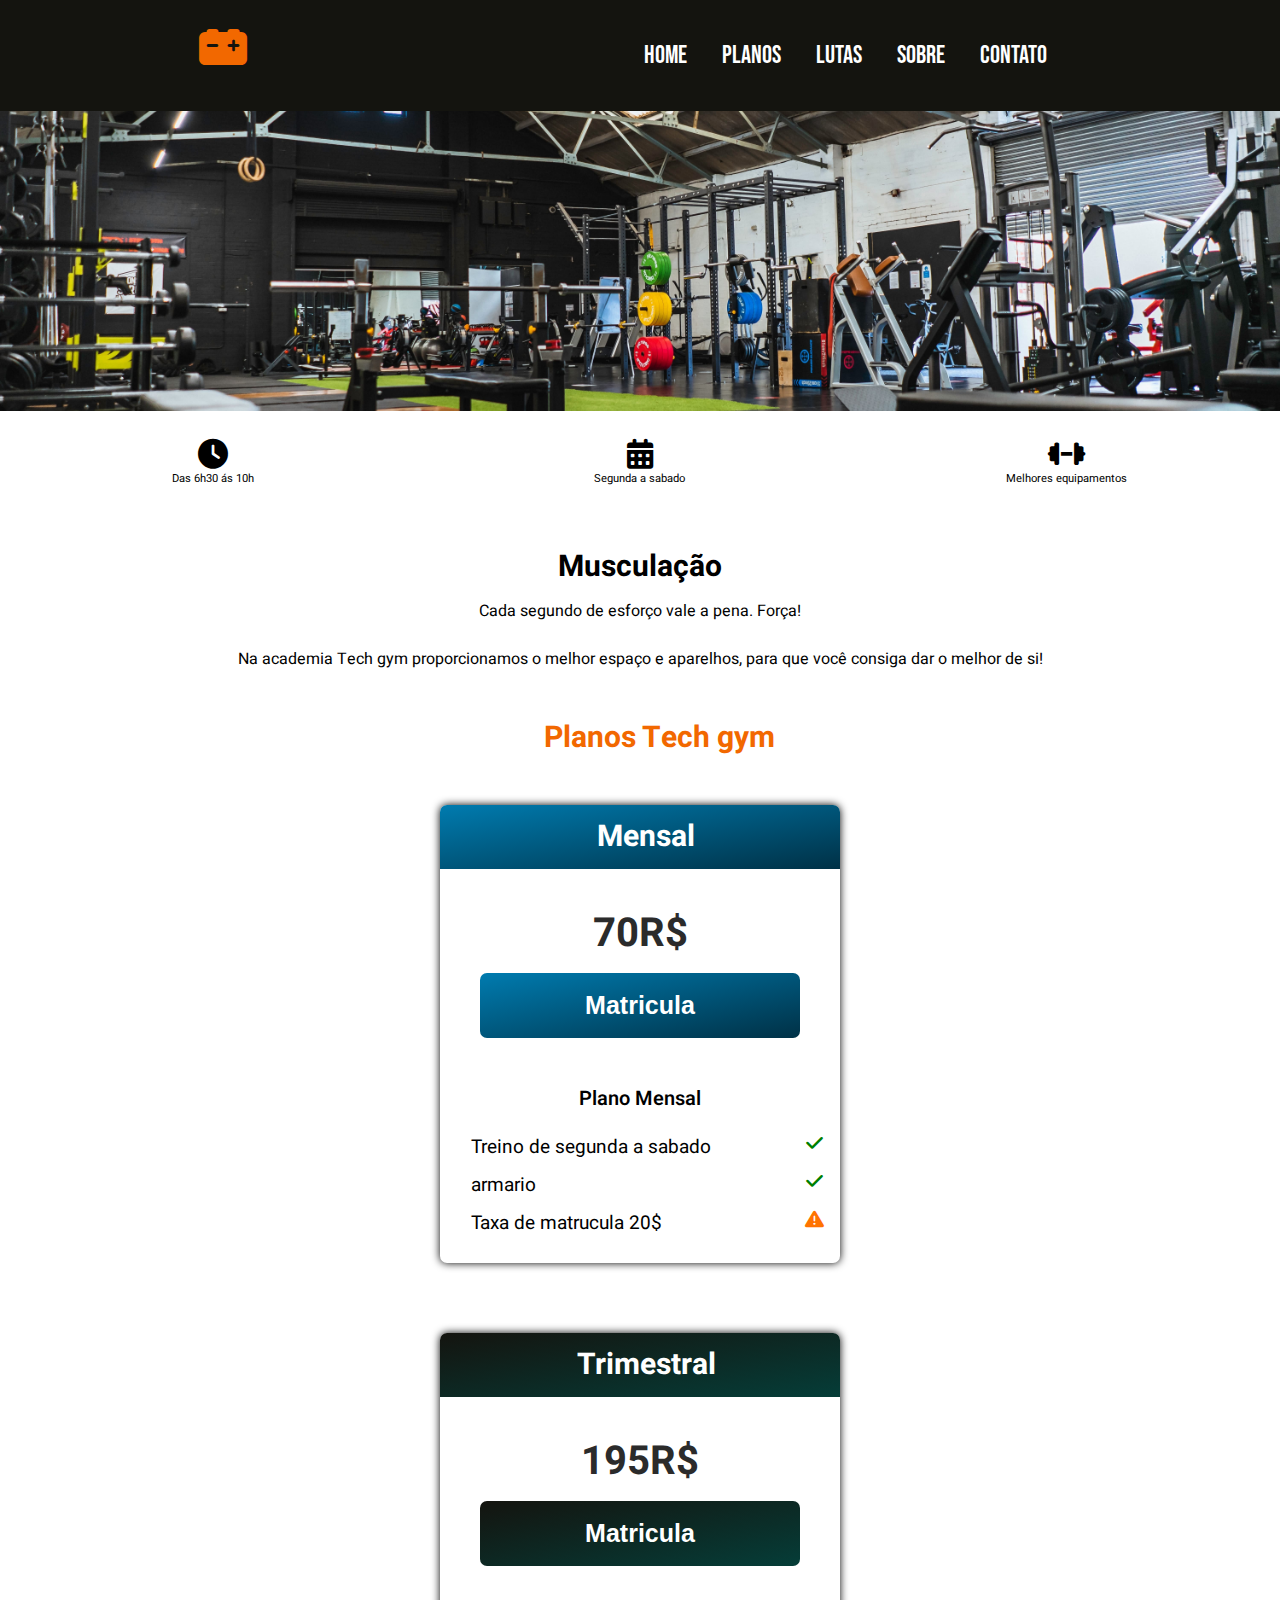
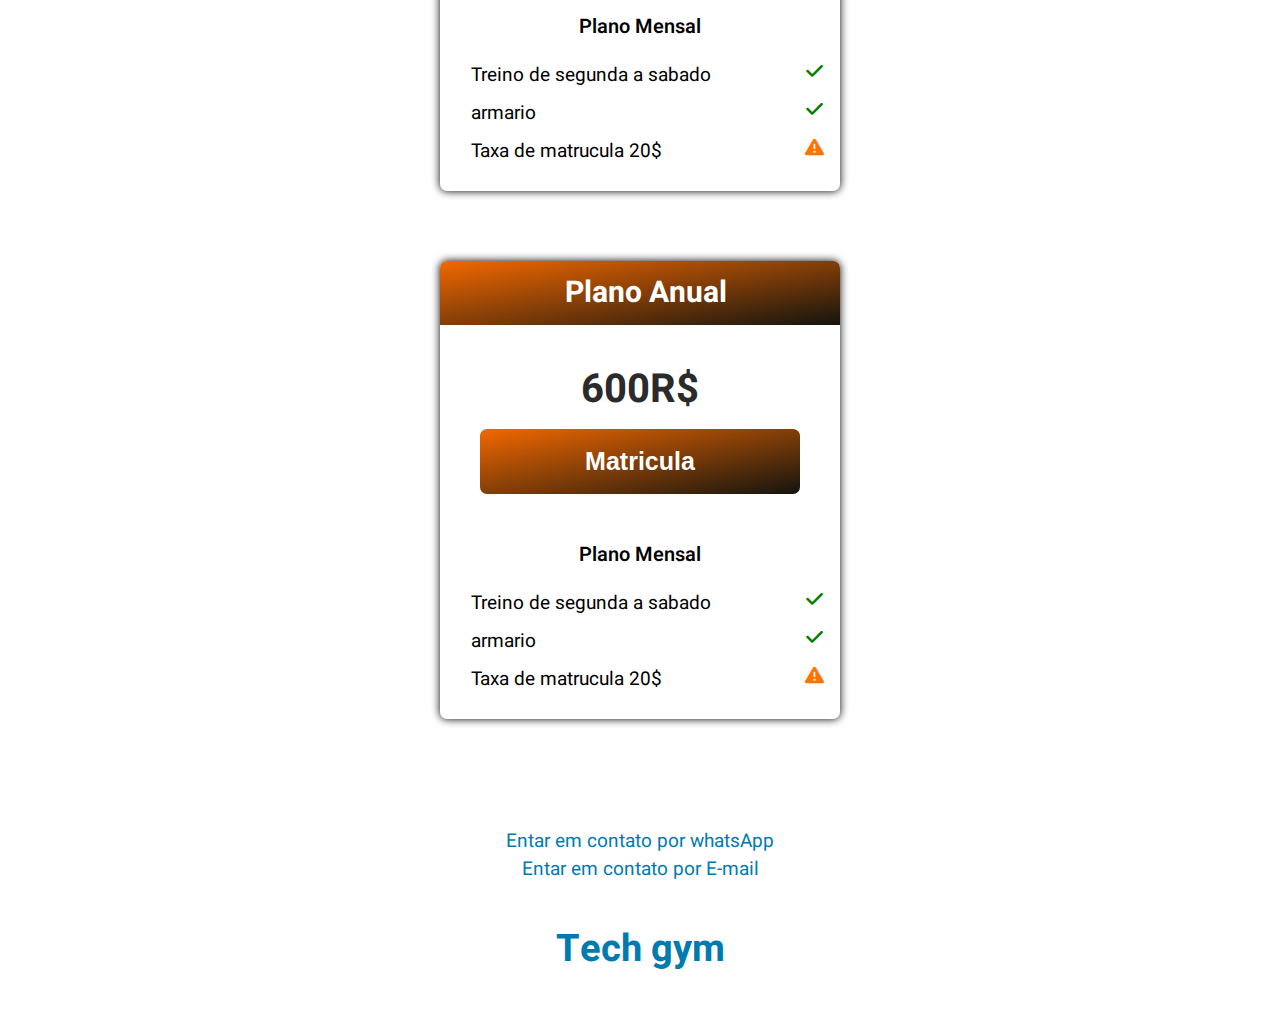
<file: links_planos/musculacao-p.html>
<!DOCTYPE html>
<html lang="pt-br">
<head>
    <meta charset="UTF-8">
    <meta http-equiv="X-UA-Compatible" content="IE=edge">
    <meta name="viewport" content="width=device-width, initial-scale=1.0">
    <title>Musculação</title>
    <link rel="stylesheet" href="../style.css">
</head>
<body>
    <header>
        <nav class="nav-desktop">
            <div class="logo-nav">
                <i class="fa-solid fa-car-battery"></i>
            </div>
            <ul>
                <li><a href="../index.html">Home</a></li>
                <li><a href="../index.html#Produtos-home">Planos</a></li>
                <li><a href="../links-principais/lutas.html">Lutas</a></li>
                <li><a href="../links-principais/sobre.html">Sobre</a></li>
                <li><a href="../links-principais/contato.html">Contato</a></li>
            </ul>
        </nav>
        <div class="container-nav-celular">
        <div class="header-nav-celular">
            <div class="logo-nav">
                <i class="fa-solid fa-car-battery"></i>
            </div>
            <div class="menu-hamburguer">
                <span class="material-symbols-outlined">
                    menu
                </span>
            </div><!--logo-cell-->
        </div><!--header-nav-celular-->
        <nav class="nav-celular">
            <ul>
                <li><a href="../index.html">Home</a></li>
                <li><a href="../index.html#Produtos-home">Planos</a></li>
                <li><a href="../links-principais/lutas.html">Lutas</a></li>
                <li><a href="../links-principais/sobre.html">Sobre</a></li>
                <li><a href="../links-principais/contato.html">Contato</a></li>
            </ul>
        </nav>
        </div><!--container nav celular-->
    </header>
    <section class="banner-plano" id="banner-plano-musculacao">
        <div>
        </div>
    </section>
    <section class="produto-musculacao">
        <div class="musculacao-beneficios">
            <div class="musculacao-beneficios-single">
                <span><i class="fa-solid fa-clock"></i></span>
                <p>Das 6h30 ás 10h</p></div><!--musculacao-beneficios-single-->
            <div class="musculacao-beneficios-single">
                <span><i class="fa-solid fa-calendar-days"></i></span>
                <p>Segunda a sabado</p></div>
            <div class="musculacao-beneficios-single">
                <span><i class="fa-solid fa-dumbbell"></i></span>
                <p>Melhores equipamentos</p></div><!--musculacao-beneficios-single-->
            </div><!--musculacao-beneficios-single-->
        </div><!--musculacao-beneficios-->
        <div class="musculacao-text">
            <h1>Musculação</h1>
            <p>Cada segundo de esforço vale a pena. Força! <br> <br>
                Na academia Tech gym proporcionamos o melhor espaço e aparelhos, para que você consiga dar o melhor de si!</p>
        </div>
        <section class="card-planos">
            <h1>Planos Tech gym</h1>
            <div class="card-planos-container">
                <div class="card-planos-single">
                    <div class="card-planos-single-1" id="card-s-1">
                        <h1>Mensal</h1>
                    </div><!--card-planos-single-1-->
                    <div class="card-planos-single-2">
                        <div class="card-planos-single-2-1">
                            <h2>70R$</h2>
                            <a href="#"><button id="card-s-1">Matricula</button></a>
                        </div>
                        <div class="card-planos-single-2-2">
                            <p>Plano Mensal</p>
                            <ul>
                                <li>Treino de segunda a sabado <i class="fa-solid fa-check"></i></li>
                                <li>armario <i class="fa-solid fa-check"></i></li>
                                <li>Taxa de matrucula 20$<i class="fa-solid fa-triangle-exclamation" style="color: rgb(255, 115, 0);"></i></li>
                            </ul>
                        </div>
                    </div><!--card-planos-single-1-->
                </div><!--card-planos-single-->
                <div class="card-planos-single">
                    <div class="card-planos-single-1" id="card-s-2">
                        <h1>Trimestral</h1>
                    </div><!--card-planos-single-1-->
                    <div class="card-planos-single-2">
                        <div class="card-planos-single-2-1">
                            <h2>195R$</h2>
                            <a href="#"><button id="card-s-2">Matricula</button></a>
                        </div>
                        <div class="card-planos-single-2-2">
                            <p>Plano Mensal</p>
                            <ul>
                                <li>Treino de segunda a sabado <i class="fa-solid fa-check"></i></li>
                                <li>armario <i class="fa-solid fa-check"></i></li>
                                <li>Taxa de matrucula 20$<i class="fa-solid fa-triangle-exclamation" style="color: rgb(255, 115, 0);"></i></li>
                            </ul>
                        </div>
                    </div><!--card-planos-single-1-->
                </div><!--card-planos-single-->
                <div class="card-planos-single">
                    <div class="card-planos-single-1" id="card-s-3">
                        <h1>Plano Anual</h1>
                    </div><!--card-planos-single-1-->
                    <div class="card-planos-single-2">
                        <div class="card-planos-single-2-1">
                            <h2>600R$</h2>
                            <a href="#"><button id="card-s-3">Matricula</button></a>
                        </div>
                        <div class="card-planos-single-2-2">
                            <p>Plano Mensal</p>
                            <ul>
                                <li>Treino de segunda a sabado <i class="fa-solid fa-check"></i></li>
                                <li>armario <i class="fa-solid fa-check"></i></li>
                                <li>Taxa de matrucula 20$<i class="fa-solid fa-triangle-exclamation" style="color: rgb(255, 115, 0);"></i></li>
                            </ul>
                        </div>
                    </div><!--card-planos-single-1-->
                </div><!--card-planos-single-->
            </div><!--card-planos-container-->
        </section>
    </section>
    <footer class="footer-planos">
        <div class="footer-planos-d1">
            <a href="https://wa.me/5511980578428" target="_blank">Entar em contato por whatsApp</a> <br>
            <a href="mailto:pedrohiroshiyoshidda22@gmail.com" target="_blank">Entar em contato por E-mail</a>
            <a href="../index.html"><h1>Tech gym</h1></a>
        </div>
    </footer>
    <!--scripts-->
    <script src="../jquery-3.6.1.min.js"></script>
    <script src="../scripts.js"></script>
    <link rel="stylesheet" href="https://fonts.googleapis.com/css2?family=Material+Symbols+Outlined:opsz,wght,FILL,GRAD@48,400,0,0" />
    <link rel="stylesheet" href="../fontawesome-free-6.2.0-web/fontawesome-free-6.2.0-web/css/all.min.css">
</body>
</html>
</file>
<file: style.css>
/*Laranja #FF831B,
Vermelho #FF3042,
Azul #203F4C*/

@import url('https://fonts.googleapis.com/css2?family=Bebas+Neue&display=swap');
/*font-family: 'Bebas Neue', cursive;      fonte grossa*/


@import url('https://fonts.googleapis.com/css2?family=Heebo:wght@100;200;300;400;500;600;700;800;900&display=swap');
/*font-family: 'Heebo', sans-serif;*/

:root {
    --fonte-1:  'Bebas Neue', cursive;
    --fonte-2: 'Heebo', sans-serif;
    --color-1: #F26800;
    --color-2: #053D38;
    --color-3: #14140F;
    --color-4: #34675C;
    --color-5: #053D38;
  }

*{
    margin: 0;
    padding: 0;
    box-sizing: border-box;
    text-decoration: none;
}

html,body {
    width: 100%;
    height: 100%;
    scroll-behavior: smooth;
    scroll-padding-top: 30px;
    margin: 0;
}

.body-index {
  background-color: var(--color-3);
}

header {
    width: 100%;
    padding: 0 15px;
    background-color: var(--color-3);
    padding: 15px 0;
}

nav.nav-desktop {
    width: 100%;
    display: flex;
    justify-content: space-around;
}

.logo-nav {
    display: block;
    width: max-content;
    height: 70px;
    margin: auto 0;
    font-size: 3em;
}
.logo-nav i{
    height: 100%;
    color: var(--color-1);
}

.logo-nav p {
  color: wheat;
}

nav.nav-desktop ul {
    display: flex;
    list-style: none;
    height: 100%;;
    padding: 25px 0;
    font-family: 'Bebas Neue', cursive;
    font-size: 25px;
}

nav.nav-desktop ul li {
    margin-right: 35px;
    text-decoration: none;
}

#lidu {
    margin-right: 0px;
}

.whatsApp-contato {
  position: fixed;
  font-size: 40px;
  left: 5%;
  top: 85%;
  color: white;
  z-index: 1;
  background-color: #a4c639;
  width: 60px;
  height: 60px;
  border-radius: 50%;
  text-align: center;
  padding: 10px;
}

nav.nav-desktop ul li a {
    color: white;
    transition: 0.3s;
}

nav.nav-desktop ul li a:hover {
    border-bottom: 2px solid var(--color-1);
    text-shadow: 0px 0px 2px ;
}

.container-nav-celular {
    display: none;
}

@media only screen and (max-width: 600px) {

    .header-nav-celular {
      z-index: 4;
    }

    nav.nav-desktop {
        display: none;
    }

    .container-nav-celular {
        display: inline-block;
        width: 100%;
    }

    .header-nav-celular {
        width: 100%;
        display: flex;
        justify-content: space-between;
    }

    .header-nav-celular span {
        font-size: 60px;
        color: white;
    }

    header {
        width: 100%;
        padding: 20px 15px;
        background-color: var(--color-3);
    }

    nav.nav-celular{
        background-color: var(--color-3);
        width: 100%;
        position: absolute;
        top: 110px;
        left: 0%;
        display: none;
        z-index: 3;
    }

    nav.nav-celular ul {
        list-style: none; 
        margin-left: 25px;
        margin-bottom: 25px;
    }

    nav.nav-celular ul li {
        margin-top: 50px;
    }

    nav.nav-celular ul li a {
        color: white;
        font-size: 45px;
        font-family: 'Bebas Neue', cursive;
    }
}

/*Slider*/
.containerproje{
    z-index: 1;
    width: 100%;
    height: 90vh;
}

/*Slide academia logo*/

.conteudo-slide-1 {
    width: 100%;
    height: 100%;
    text-align: center;
    padding: 7%;
}

.academia-logo-1-1 {
    width: 100%;
    font-family: 'Bebas Neue', cursive;
    color: white;
}

.academia-logo-1-1 img {
    width: 70px;
}

.academia-logo-1-1 h2 {
    font-size: 55px;
    letter-spacing: 3px;
}

.carta-na-manga-text {
    color: white;
    font-size: 25px;
    font-family: var(--fonte-1);
    margin-top: 70px;
    text-shadow: 0px 0px 5px var(--Laranja);
}

.carta-na-manga-text span {
    color: var(--color-1);
}

.academia-gym {
    font-family: var(--fonte-1);
    color: var(--color-1);
    font-size: 30px;
    margin-top: 70px;
}

/*Slide muay thay*/

.conteudo-slide-2 {
    width: 100%;
    height: 100%;
    padding: 0 5%;
}

.slide-1-logo {
    width: 100%;
    text-align: center;
}

.slide-1-logo img {
    margin-top: 10px;
    width: 50px;
    text-align: center;
}

.text-luta-2 {
    width: fit-content;
    max-width: 100%;
    color: white;
    background-color: black;
    padding: 15px;
    font-family: var(--fonte-1);
    letter-spacing: 2px;
    font-size: 19px;
    margin-top: 35px;
}

.text-luta-2 span {
    color: var(--color-1);
}

.img-lutador-anime {
    width: 100px;
}

.foto-lutador-mauy-thay h2 {
    color: white;
    font-family: var(--fonte-1);
    font-size: 25px;
}

.botao-luta-container {
    width: 100%;
    display: flex;
    flex-direction: row;
    justify-content: space-around;
    margin-top: 10%
}

.botao-luta {
    width: 140px;
    background-color: var(--color-1);
    color: white;
    font-family: var(--fonte-2);
    font-size: 25px;
    padding: 7px;
    font-weight: 500;
    cursor: pointer;
    border-radius: 5px;
    margin-top: 10%;
    transition: 0.5s;
}

.botao-luta:hover {
    background-color: var(--color-2);
}

/*Slide progeramação*/

.conteudo-slide-3 {
  margin: auto;
    width: 90%;
    height: 100%;
}

.slide-logo-musculacao {
    width: 100%;
    text-align: center;
    padding-top: 20px;
    color: white;
    font-family: var(--fonte-1);
    font-size: 25px;
}

.slide-logo-musculacao i {
    font-size: 60px;
    margin: auto;
    color: var(--color-1);
}

.text-musculacao {
    width: 100%;
    color: white;
    font-family: var(--fonte-1);
    font-size: 35px;
    letter-spacing: 3px;
    text-align: center;
    margin-top: 20px;
}

.text-musculacao-2 {
    width: 100%;
    margin-top: 30px;
}

.text-musculacao-2 h2 {
    font-size: 40px;
    font-family: var(--fonte-1);
    color: white;
    letter-spacing: 2px;
    text-shadow: 0px 0px 5px var(--Laranja);
}

.text-musculacao-2 h3 {
    color: white;
    font-size: 35px;
    font-family: var(--fonte-2);
}

.text-musculacao-2 h3 span {
    color: var(--color-1);
}

.text-musculacao-2 h3 span .span-musculacao {
    font-size: 25px;
    vertical-align: top;
}

.botao-musculaçao {
    margin-top: 80px;
    width: 100%;
} 

.botao-musculaçao button {
    width: 170px;
    height: 50px;
    background-color: var(--color-1);
    border: none;
    border-radius: 5px;
}

.botao-musculaçao button a {
    font-family: var(--fonte-2);
    color: white;
    font-size: 23px;
    font-weight: 500;
}

/*palnos-slide*/

.slide-container {
  height: 90vh;
  width: 100%;
}

.containerproje .slide-container1 .slide{
    background: url(imagens/index/fotos-slider-index/slide-index/1.png);
    background-size:cover;
    background-repeat: no-repeat;
    width: 100%;
    height: 100%;
    background-position: left;
}

.containerproje .slide-container2 .slide{
    background: url(imagens/index/fotos-slider-index/slide-index/2.png);
    background-size: cover;
    background-repeat: no-repeat;
    width: 100%;
    height: 100%;
    background-position: center;
}

.containerproje .slide-container3 .slide{
    background: url(imagens/index/fotos-slider-index/slide-index/3.png);
    background-size:cover;
    background-repeat: no-repeat;
    width: 100%;
    height: 100%;
    background-position: center;
}
.botao-muda-slide-topo {
  width: 100%;
  display: flex;
  flex-direction: row;
  justify-content: space-between;
  position: relative;
  top: -20vh;
  padding: 0 8%;
  z-index: 4;
}

.botao-muda-slide-topo #prev, 
.botao-muda-slide-topo #next {
   color: white;
   font-size: 45px;
}

.containerproje #prev:hover, 
.containerproje #next:hover{
    background: var(--Laranja);
}
.containerproje #prev{
    left: 20px;
}

.containerproje #next{
    right: 20px;
}

.slide {
  height: 100%;
}



@media only screen and (max-width: 600px){
    .containerproje #prev{
        left: 0px;
        top: 80%;
    }

    .containerproje #next {
        right: 0%;
        top: 80%;
    }

    .slide-container {
        height: 85vh;
    }
}

/*Slider terminado*/

.themiis-home {
    width: 100%;
    background-color: var(--color-3);
}

.conteudo-themiss-home {
    width: 100%;
    padding: 0 6%;
}

.titulo-conteudo-themiss-home {
    text-align: center;
    color: var(--color-1);
    font-family: var(--fonte-1);
}

.titulo-conteudo-themiss-home h1 {
    font-size: 50px;
    letter-spacing: 3px;
    margin-bottom: 50px;
}

.texto-conteudo-themiss-home {
    width: 100%;
    max-width: 600px;
    display: flex;
    flex-wrap: wrap;
    flex-direction: column;
    text-align: center;
    margin: auto
}

.texto-conteudo-themiss-home-p1 {
    color: white;
    font-size: 19px;
    font-family: var(--fonte-2);
}

.texto-conteudo-themiss-home-p2 {
    width: 90%;
    max-width: 700px;
    margin: auto;
    margin-top: 50px;
    border-radius: 7px;
    box-shadow: 0px 0px 7px
}

.texto-conteudo-themiss-home-p2 video {
    width: 100%;
    margin: auto;
    display: block;
}

.produtos-cards-home {
    width: 100%; 
    text-align: center;
}

.card-single-product {
    width: 95%;
    max-width: 500px;
    color: black;
    padding: 15px;
    margin: 0 auto 80px auto;
    background-color: white;
    font-family: var(--fonte-2);
    border-radius: 7px;
    box-shadow: 0px 0px 10px;
}

.produtos-cards-home h2 {
    color: white;
    font-family: var(--fonte-2);
    font-size: 30px;
    margin-bottom: 30px;
    letter-spacing: 2px;
}

.card-single-product-img {
    width: 100%;
    border-radius: 7px;
}

.card-single-product-img img {
    width: 100%;
}

.card-single-product-textb {
    width: 100%;
}

.card-single-product-textb input {
    width: 100%;
    height: 40px;
    margin-top: 15px;
    border-radius: 7px;
    font-family: var(--fonte-2);
    font-weight: 900;
    font-size: 20px;
    background-color: var(--color-1);
    border: none;
    cursor: pointer;
    letter-spacing: 1px;
    box-shadow: 0px 0px 10px;
    transition: 0.5s;
}

.card-single-product-textb input:hover {
    background-color: var(--color-1);
}

/*Depoimentos*/

.depoimentos-home  {
    margin-top: 130px;
    font-family: var(--fonte-2);
}

.wrapper {
    background-color: #ffffff;
    position: relative;
    width: 80vw;
    max-width: 41em;
    min-height: 25em;
    border-radius: 0.6em;
    transform: translate(-50%, -50%);
    left: 50%;
    top: 130px;
    box-shadow: 0 1.8em 3em rgba(1, 17, 39, 0.15);
    display: flex;
  }
  .testimonial-container {
    width: 85%;
    height: 100%;
    position: relative;
    margin: auto;
    padding: 1.8em 1.2em;
  }
  .wrapper button {
    font-size: 1.8em;
    height: 2.2em;
    width: 2.2em;
    background-color: #ffffff;
    position: absolute;
    margin: auto;
    top: 0;
    bottom: 0;
    border: none;
    color: var(--color-1);
    box-shadow: 0 0 1em rgba(1, 17, 39, 0.25);
    cursor: pointer;
    border-radius: 50%;
  }
  button#nextd {
    right: -1.1em;
  }
  button#prevd {
    left: -1.1em;
  }
  .testimonial-container p {
    color: #8c8c90;
    text-align: center;
    font-size: 0.9em;
    line-height: 2em;
    letter-spacing: 0.05em;
  }

  .testimonial-container h3 {
    color: var(--color-1);
    font-size: 1em;
    text-align: center;
    margin-top: 40px;
  }
  .testimonial-container h6 {
    color: #bcc4da;
    font-size: 0.9em;
    letter-spacing: 0.03em;
    font-weight: 400;
    text-align: center;
  }

  .depoimentos-home .titulo-conteudo-themiss-home h1 {
    margin-bottom: 120px;
  }
  @media screen and (max-width: 650px) {
    .wrapper {
      font-size: 14px;
    }
  }

  .google-maps {
    width: 100%;
    margin-top: 130px;
    padding-bottom: 200px;
  }

  .google-maps-container {
    max-width: 600px;
    width: 90%;
    height: 300px;
    background-color: white;
    margin: auto;
    border-radius: 7px;
    box-shadow: 0px 0px 14px;
    border: 3px solid var(--Laranja);
  }

  .inframe-maps {
    width: 100%;
    height: 100%;
  }

  .academia-fotos {
    width: 100%;
    margin-top: 200px;
  }

  .academia-fotos-conrainer {
    width: 100%;
    display: flex;
    flex-direction: row;
    flex-wrap: wrap;
    justify-content: center;
    max-width: 1000px;
    margin: auto;
  }

  .maps-tamanho {
    width: 100%;
    height: 100%;
  }

  .fotos-single {
    width: 300px;
    height: 300px;
    padding: 100px;
    background-size: cover;
    background-repeat: no-repeat;
    background-position: center;
    border: 0.5px solid white;
  }

.fotos-dingle p {
    text-align: center;
}

/*Footer*/

footer {
    padding: 3%;
    font-family: var(--fonte-2);
    z-index: 3;
}

footer ul {
    margin: 0px;
    padding: 0px;
}
.footer-section {
  background: black;
  position: relative;
}
.footer-cta {
  border-bottom: 1px solid #373636;
}
.single-cta i {
  color: var(--color-1);
  font-size: 30px;
  float: left;
  margin-top: 8px;
}
.cta-text {
  padding-left: 15px;
  display: inline-block;
  margin-bottom: 5px;
  border-bottom: 1px solid black;
}
.cta-text h4 {
  color: #fff;
  font-size: 20px;
  font-weight: 600;
}
.cta-text span {
  color: #757575;
  font-size: 15px;
}
.footer-content {
  position: relative;
  z-index: 2;
}
.footer-pattern img {
  position: absolute;
  top: 0;
  left: 0;
  height: 330px;
  background-size: cover;
  background-position: 100% 100%;
}
.footer-logo {
  margin-bottom: 30px;
  margin-top: 30px;
}
.footer-logo img {
    width: 100px;
}

.footer-text p {
  margin-bottom: 14px;
  font-size: 14px;
      color: #7e7e7e;
  line-height: 28px;
}
.footer-social-icon span {
  color: #fff;
  display: block;
  font-size: 20px;
  font-weight: 700;
  font-family: 'Poppins', sans-serif;
  margin-bottom: 20px;
}
.footer-social-icon a {
  color: #fff;
  font-size: 16px;
  margin-right: 15px;
}
.footer-social-icon i {
  height: 40px;
  width: 40px;
  text-align: center;
  line-height: 38px;
  border-radius: 50%;
}
.facebook-bg{
  background: #3B5998;
}
.twitter-bg{
  background: #55ACEE;
}
.google-bg{
  background: #DD4B39;
}
.footer-widget-heading h3 {
  color: #fff;
  font-size: 20px;
  font-weight: 600;
  margin-bottom: 40px;
  position: relative;
}
.footer-widget-heading h3::before {
  content: "";
  position: absolute;
  left: 0;
  bottom: -15px;
  height: 2px;
  width: 50px;
  background: var(--color-1);
}
.footer-widget ul li {
  display: inline-block;
  width: 50%;
  margin-bottom: 12px;
}
.footer-widget ul li a:hover{
  color: var(--color-1);
}
.footer-widget ul li a {
  color: #878787;
  text-transform: capitalize;
}
.subscribe-form {
  position: relative;
  overflow: hidden;
}
.subscribe-form input {
  width: 100%;
  padding: 14px 28px;
  background: #2E2E2E;
  border: 1px solid #2E2E2E;
  color: #fff;
}
.subscribe-form button {
    position: absolute;
    right: 0;
    background: var(--color-1);
    padding: 13px 20px;
    border: 1px solid var(--color-1);
    top: 0;
}
.subscribe-form button i {
  color: #fff;
  font-size: 22px;
  transform: rotate(-6deg);
}
.copyright-area{
  background: #202020;
  padding: 25px 0;
}
.copyright-text p {
  margin: 0;
  font-size: 14px;
  color: #878787;
}
.copyright-text p a{
  color: var(--color-1);
}
.footer-menu li {
  display: inline-block;
  margin-left: 20px;
}
.footer-menu li:hover a{
  color: var(--color-1);
}
.footer-menu li a {
  font-size: 14px;
  color: #878787;
}

.banner-plano {
  width: 100%;
  height: 300px;
  background-image: url(./imagens/index/fotos_academia/samuel-girven-fqMu99l8sqo-unsplash.jpg);
  background-size: cover;
  background-position: right;
}

.musculacao-beneficios {
  max-width: 100%;
  display: flex;
  flex-direction: row;
  padding-top: 15px;
} 

.musculacao-beneficios-single {
  width: 33.33%;
  text-align: center;
  font-size: .7em;
  padding: 1%;
  margin: auto;
  font-family: var(--fonte-2);
}

.musculacao-beneficios-single p {
  border-bottom: 3px solid var(--Laranja);
  padding-bottom: 25px;
}

.musculacao-beneficios-single i {
  font-size: 30px;
}

.musculacao-text{
  text-align: center;
  font-family: var(--fonte-2);
  margin-top: 20px;
  padding: 0 4%;
  text-align: justify;
}

.musculacao-text h1 {
  margin-bottom: 10px;
  text-align: center;
  font-size: 30px;
} 

.musculacao-text {
  text-align: center;
}
.card-planos {
  width: 100%;
  font-family: var(--fonte-2);
  text-align: center;
}

.card-planos h1 {
  margin-left: 3%;
  margin-top: 45px;
  font-size: 30px;
  color: var(--color-1);
} 

.card-planos-container {
  width: 100%;
}

.card-planos-single {
  width: 85%;
  max-width: 400px;
  margin: auto;
  box-shadow: 0px 0px 9px;
  border-radius: 7px;
  margin-bottom: 70px;
}

.card-planos-single-1 {
  background-image: linear-gradient(to bottom right, #007baf, #003146);
  border-radius: 7px 7px 0px 0px;
}

#card-s-1 {
  background-image: linear-gradient(to bottom right, #007baf, #003146);
}
#card-s-2 {
  background-image: linear-gradient(to bottom right, var(--color-3), var(--color-5));
}
#card-s-3 {
  background-image: linear-gradient(to bottom right, var(--color-1), var(--color-3));
}

.card-planos-single-1 h1 {
  color: white;
  text-align: center;
  padding: 10px 0;
}

.card-planos-single-2-1 {
  color: #2b2b2b;
  text-align: center;
  margin-bottom: 30px;
}

.card-planos-single-2-1 h2 {
  font-size: 40px;
  margin-top: 35px;
}

.card-planos-single-2-1 button {
  background-image: linear-gradient(to bottom right, #007baf, #003146);
  width: 80%;
  height: 65px;
  color: white;
  font-size: 25px;
  font-weight: 700;
  border: none;
  border-radius: 7px;
  cursor: pointer;
  margin-top: 10px;
}

.card-planos-single-2-1 button:hover {
  background-image: linear-gradient(to bottom right, #003146, #007baf);
}

.card-planos-single-2-2 {
  width: 100%;
  padding: 4%;
}

.card-planos-single-2-2 p {
  font-weight: 600;
  color: black;
  font-size: 20px;
}

.card-planos-single-2-2 ul {
  list-style: none;
  margin-left: 15px;
  font-size: 19px;
  margin-top: 20px;
  text-align: start;
}

.card-planos-single-2-2 ul li {
  margin-bottom: 10px;
}

.card-planos-single-2-2 ul i {
  color: green;
  position: relative;
  float: right;
}

.footer-planos, .footer-planos-d1{
  width: 100%;
  text-align: center;
  font-family: var(--fonte-2);
  color: #007baf;
}

.footer-planos-d1 a {
  color: #007baf;
  cursor: pointer;
  font-size: 19px;
  margin-top: 15px;
}

.footer-planos-d1 h1 {
  margin-top: 1em;
}

.main-lutas {
  width: 100%;
}

.imagem-banner {
  width: 100%;
  height: 50vh;
  background-color: #757575;
  background-image: url(imagens/lutas/slides/jiu-jitsu/timothy-eberly-7MRajrPiTqw-unsplash.jpg);
  background-position: center 40%;
  background-repeat: no-repeat;
  background-size: cover;
}

.conteudo-luta {
  width: 100%;
}

.titulos-lutas {
  width: 100%;
  text-align: center;
  font-family: var(--fonte-1);
  color: var(--color-1);
  letter-spacing: 2px;
}

.titulos-lutas h1 {
  font-size: 50px;
  margin: 30px;
}

.titulos-lutas h2 {
  color: black;
  font-size: 35px;
}

.text-luta-container  {
  width: 100%;
  padding: 0 4%;
  max-width: 600px;
  margin: auto;
  font-family: var(--fonte-2);
  text-align: center;
}

.slider-luta {
  width: 100%;
  padding: 3%;
}

.your-class {
  width: 100%;
  max-width: 800px;
  margin: auto;
}

.divs-fotos-lutas {
  border: 1px solid black;
  margin: auto;
  border-right: 2px solid black;
  height: calc(100vw / 4);
}

@media only screen and (max-width: 479px) {
  .divs-fotos-lutas {
    border: 1px solid black;
    margin: auto;
    border-right: 2px solid black;
    height: calc(100vw / 1.5);
  }
}

.divs-fotos-lutas img {
  width: 100%;
  height: 100%;
}

.slide-navegacao-lutas {
  display: flex;
  flex-direction: row;
  justify-content: space-between;
  max-width: 800px;
  margin: auto;
  padding: 20px 5%;
}

.slide-navegacao-lutas i {
  color: white;
  background-color: var(--color-3);
  padding: 10px;
  text-align: center;
  border-radius: 50%;
  font-size: 25px;
}

.video-luta {
  width: 100%;
  padding: 0 3%;
  margin: 50px auto;
  margin-bottom: 100px;
}

.video-luta-single {
  width: 90%;
  height: 40vw;
  max-height: 400px;
  max-width: 700px;
  background-color: #ccc;
  margin: auto;
  /*Definiçoes Temporarias*/
}

.logo-youtube-test {
  display: block;
  position: relative;
  font-size: 80px;
  margin: auto;
  top: 40%;
  left: 44%;
  color: red;
}

.imagem-topo-sobre {
  width: 100%;
  height: 400px;
  background-image: url(./imagens/index/fotos_academia/jelmer-assink-gzeTjGu3b_k-unsplash.jpg);
  background-size: cover;
}

.textos-sobre {
  width: 96%;
  max-width: 600px;
  margin: auto;
  font-family: var(--fonte-2);
  padding: 120px 3% 0 3%;
}

.textos-sobre h1 {
  text-align: center;
  font-family: var(--fonte-1);
  font-size: 35px;
  color: #1b0b2c;
  margin-bottom: 20px;
}

.textos-sobre h2 {
  font-family: var(--fonte-1);
  font-size: 30px;
  color: #1b0b2c;
  margin: 17px 0;
  margin-left: 20px
}

.imagem-sobre {
  width: 100%;
}

.imagem-sobre-single {
  width: 90%;
  max-width: 450px;
  height: 250px;
  background-image: url(./imagens/index/fotos_academia/samuel-girven-fqMu99l8sqo-unsplash.jpg);
  background-size: cover;
  border-radius: 7px;
  box-shadow: 0px 0px 15px;
  margin: 65px auto;
}

.comentario-main {
  margin-top: 65px;
  font-style: italic;
}

.comentario-main-name {
  margin-top: 15px;
}

.main-contato {
  width: 100%;
  height: 100%;
  background-color: var(--color-3);
}

.login-box {
  position: relative;
  top: 50%;
  left: 50%;
  width: 93%;
  max-width: 500px;
  padding: 40px;
  transform: translate(-50%, -50%);
  background: rgba(0,0,0,.5);
  box-sizing: border-box;
  box-shadow: 0 15px 25px rgba(0,0,0,.6);
  border-radius: 10px;
  font-family: var(--fonte-2);
}

.login-box h2 {
  margin: 0 0 30px;
  padding: 0;
  color: #fff;
  text-align: center;
}

.login-box .user-box {
  position: relative;
}

.login-box .user-box input {
  width: 100%;
  padding: 10px 0;
  font-size: 16px;
  color: #fff;
  margin-bottom: 30px;
  border: none;
  border-bottom: 1px solid #fff;
  outline: none;
  background: transparent;
}
.user-box-l {
  position: absolute;
  top:0;
  left: 0;
  padding: 10px 0;
  font-size: 16px;
  color: #fff;
  pointer-events: none;
  transition: .5s;
}

.login-box .user-box input:focus ~ .user-box-l,
.login-box .user-box input:valid ~ .user-box-l {
  top: -20px;
  left: 0;
  color: #03e9f4;
  font-size: 12px;
}

.login-box form a {
  position: relative;
  display: inline-block;
  padding: 10px 20px;
  color: #03e9f4;
  font-size: 16px;
  text-decoration: none;
  text-transform: uppercase;
  overflow: hidden;
  transition: .5s;
  margin-top: 40px;
  letter-spacing: 4px
}

.login-box a:hover {
  background: #03e9f4;
  color: #fff;
  border-radius: 5px;
  box-shadow: 0 0 5px #03e9f4,
              0 0 25px #03e9f4,
              0 0 50px #03e9f4,
              0 0 100px #03e9f4;
}

.login-box a span {
  position: absolute;
  display: block;
}

.login-box a span:nth-child(1) {
  top: 0;
  left: -100%;
  width: 100%;
  height: 2px;
  background: linear-gradient(90deg, transparent, #03e9f4);
  animation: btn-anim1 1s linear infinite;
}

@keyframes btn-anim1 {
  0% {
    left: -100%;
  }
  50%,100% {
    left: 100%;
  }
}

.login-box a span:nth-child(2) {
  top: -100%;
  right: 0;
  width: 2px;
  height: 100%;
  background: linear-gradient(180deg, transparent, #03e9f4);
  animation: btn-anim2 1s linear infinite;
  animation-delay: .25s
}

@keyframes btn-anim2 {
  0% {
    top: -100%;
  }
  50%,100% {
    top: 100%;
  }
}

.login-box a span:nth-child(3) {
  bottom: 0;
  right: -100%;
  width: 100%;
  height: 2px;
  background: linear-gradient(270deg, transparent, #03e9f4);
  animation: btn-anim3 1s linear infinite;
  animation-delay: .5s
}

@keyframes btn-anim3 {
  0% {
    right: -100%;
  }
  50%,100% {
    right: 100%;
  }
}

.login-box a span:nth-child(4) {
  bottom: -100%;
  left: 0;
  width: 2px;
  height: 100%;
  background: linear-gradient(360deg, transparent, #03e9f4);
  animation: btn-anim4 1s linear infinite;
  animation-delay: .75s
}

@keyframes btn-anim4 {
  0% {
    bottom: -100%;
  }
  50%,100% {
    bottom: 100%;
  }
}

.buttom-fotm-contato {
  color: white;
  font-family: var(--fonte-2);
  font-size: 20px;
  background-color: #ffffff00;
  border: none;
  font-weight: 500;
}
</file>
